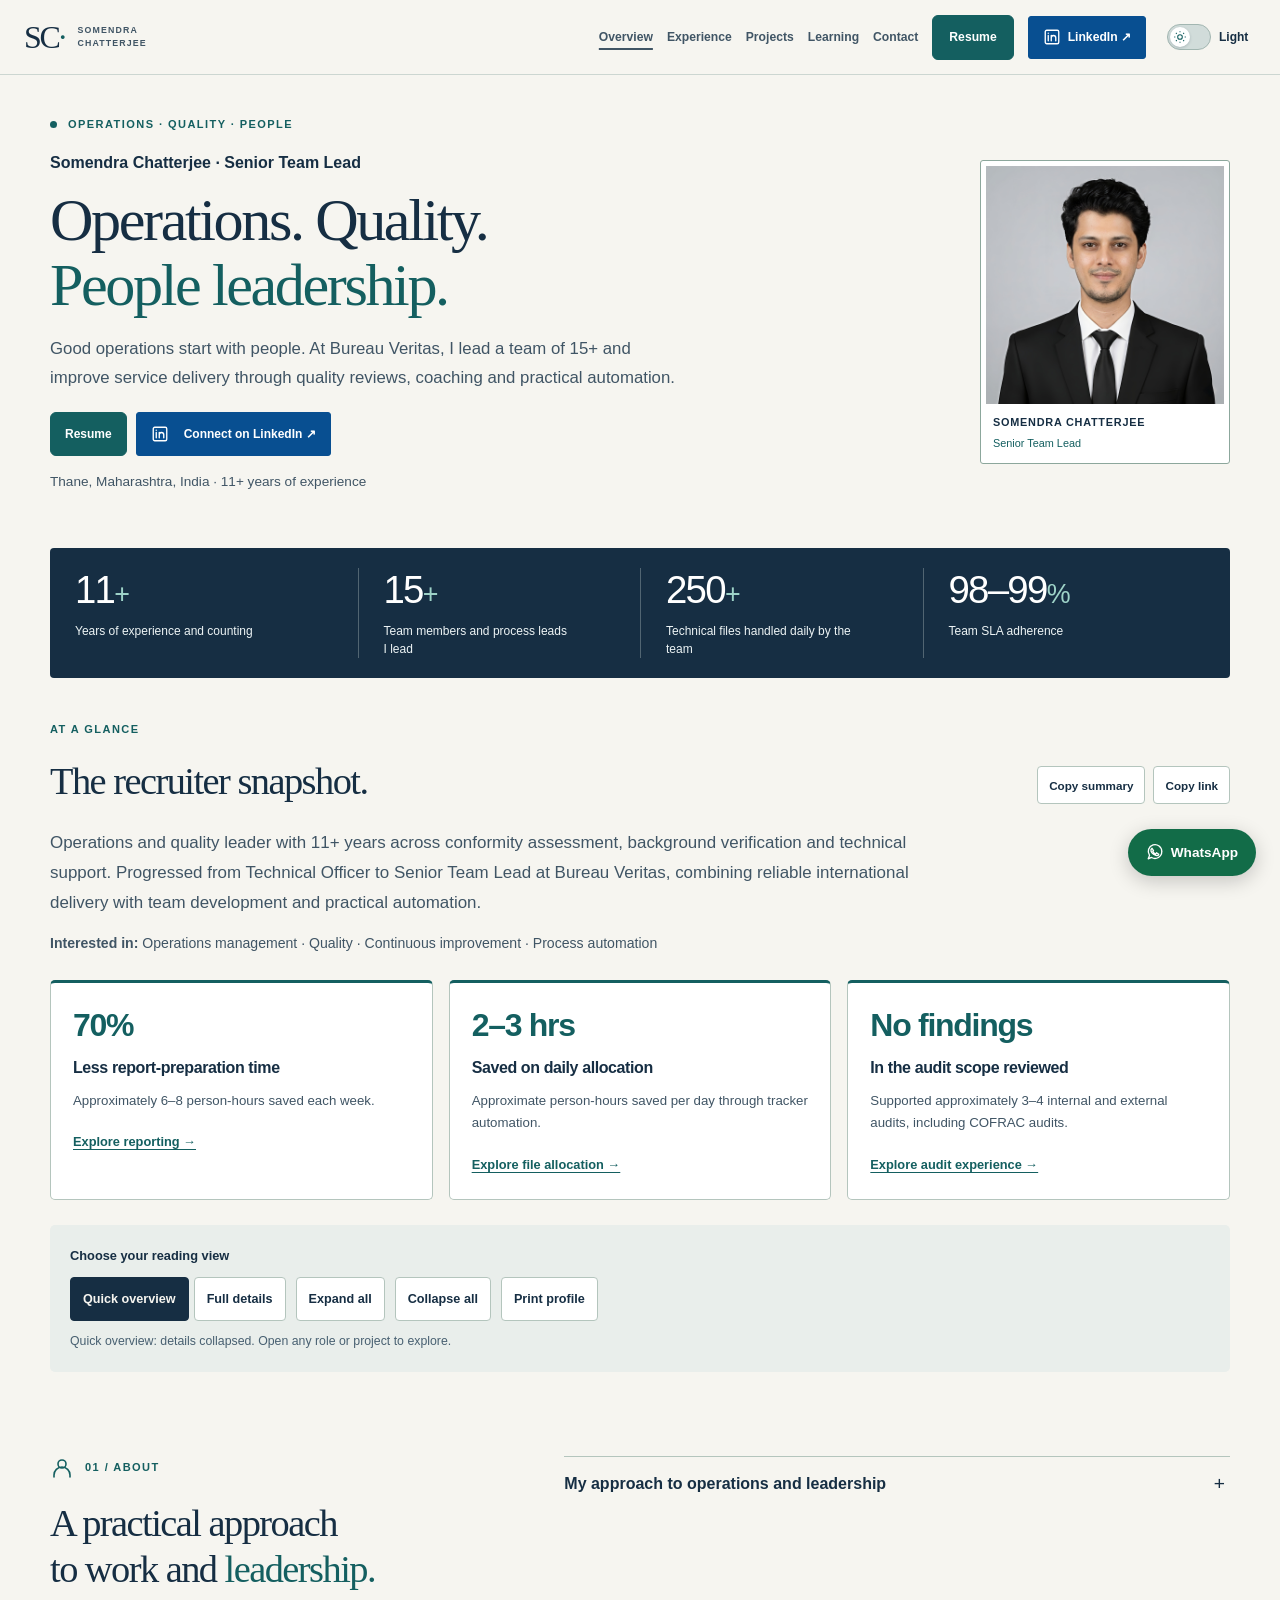
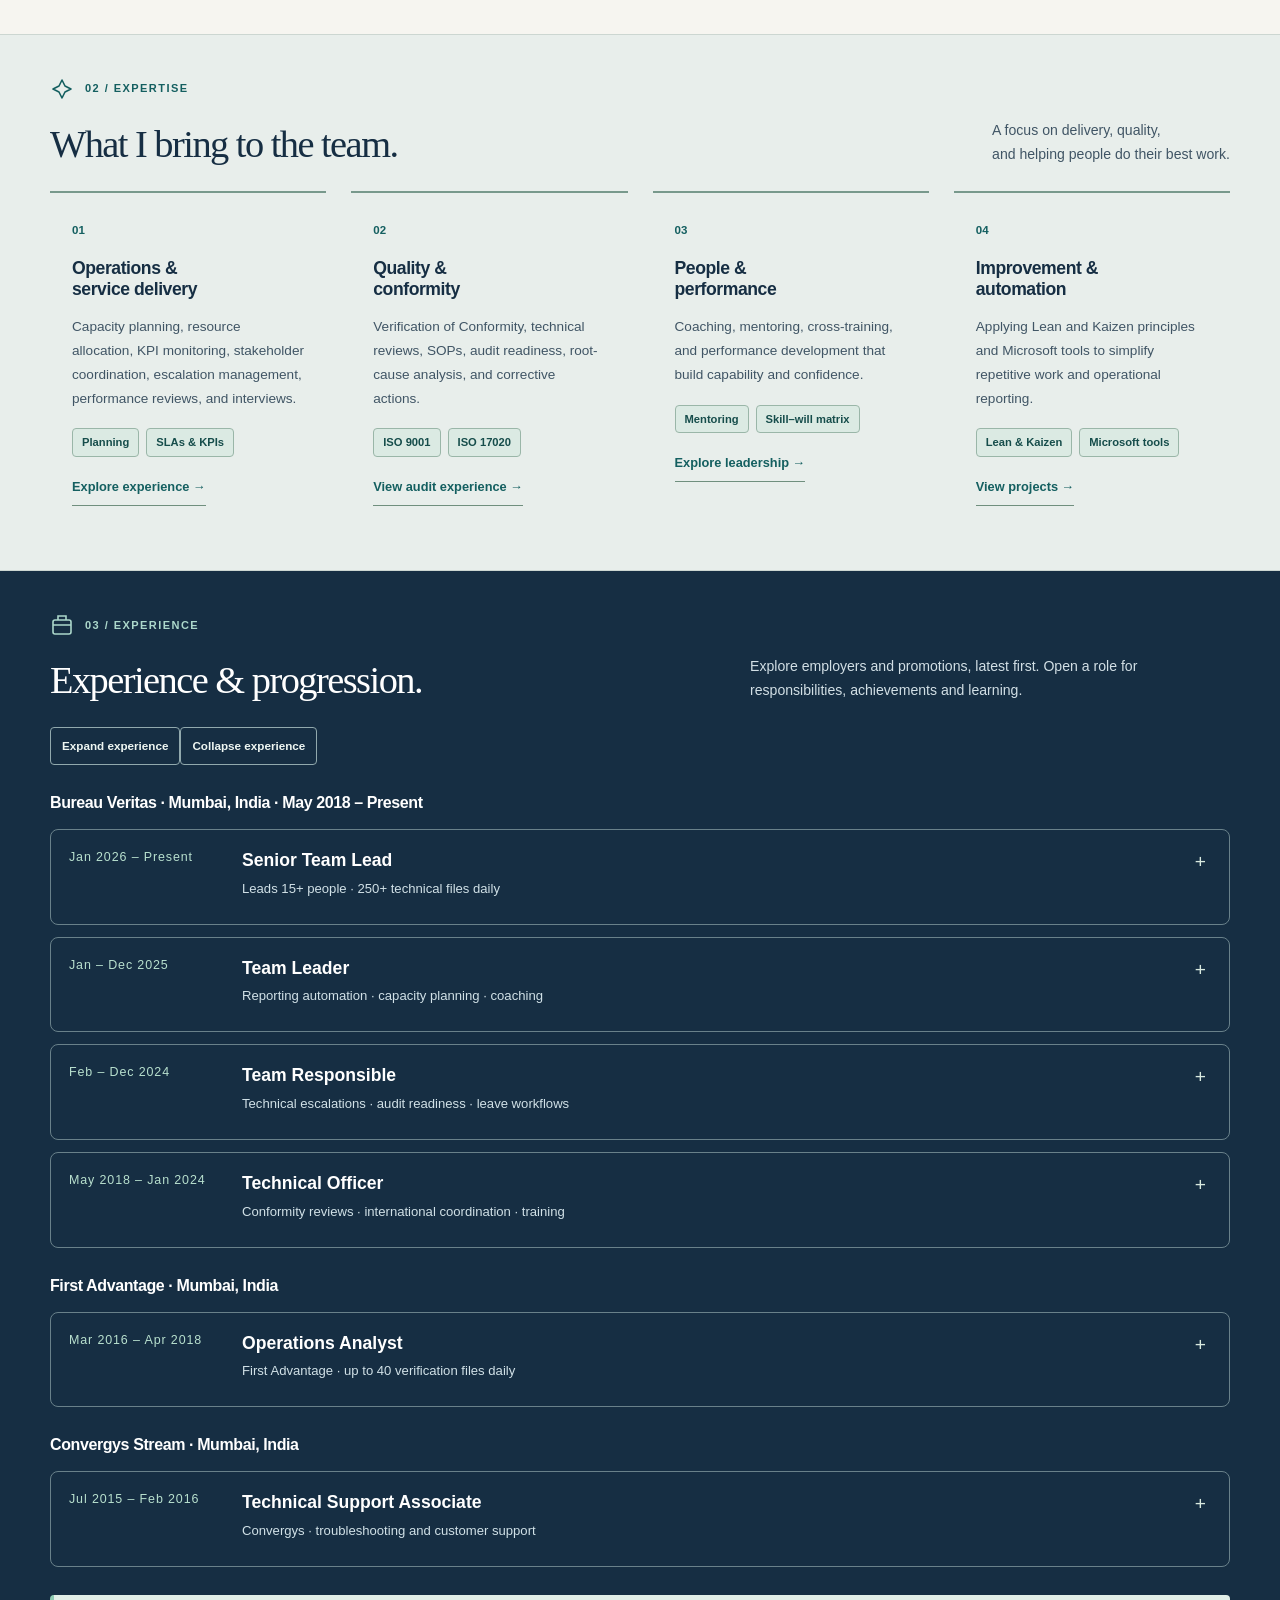
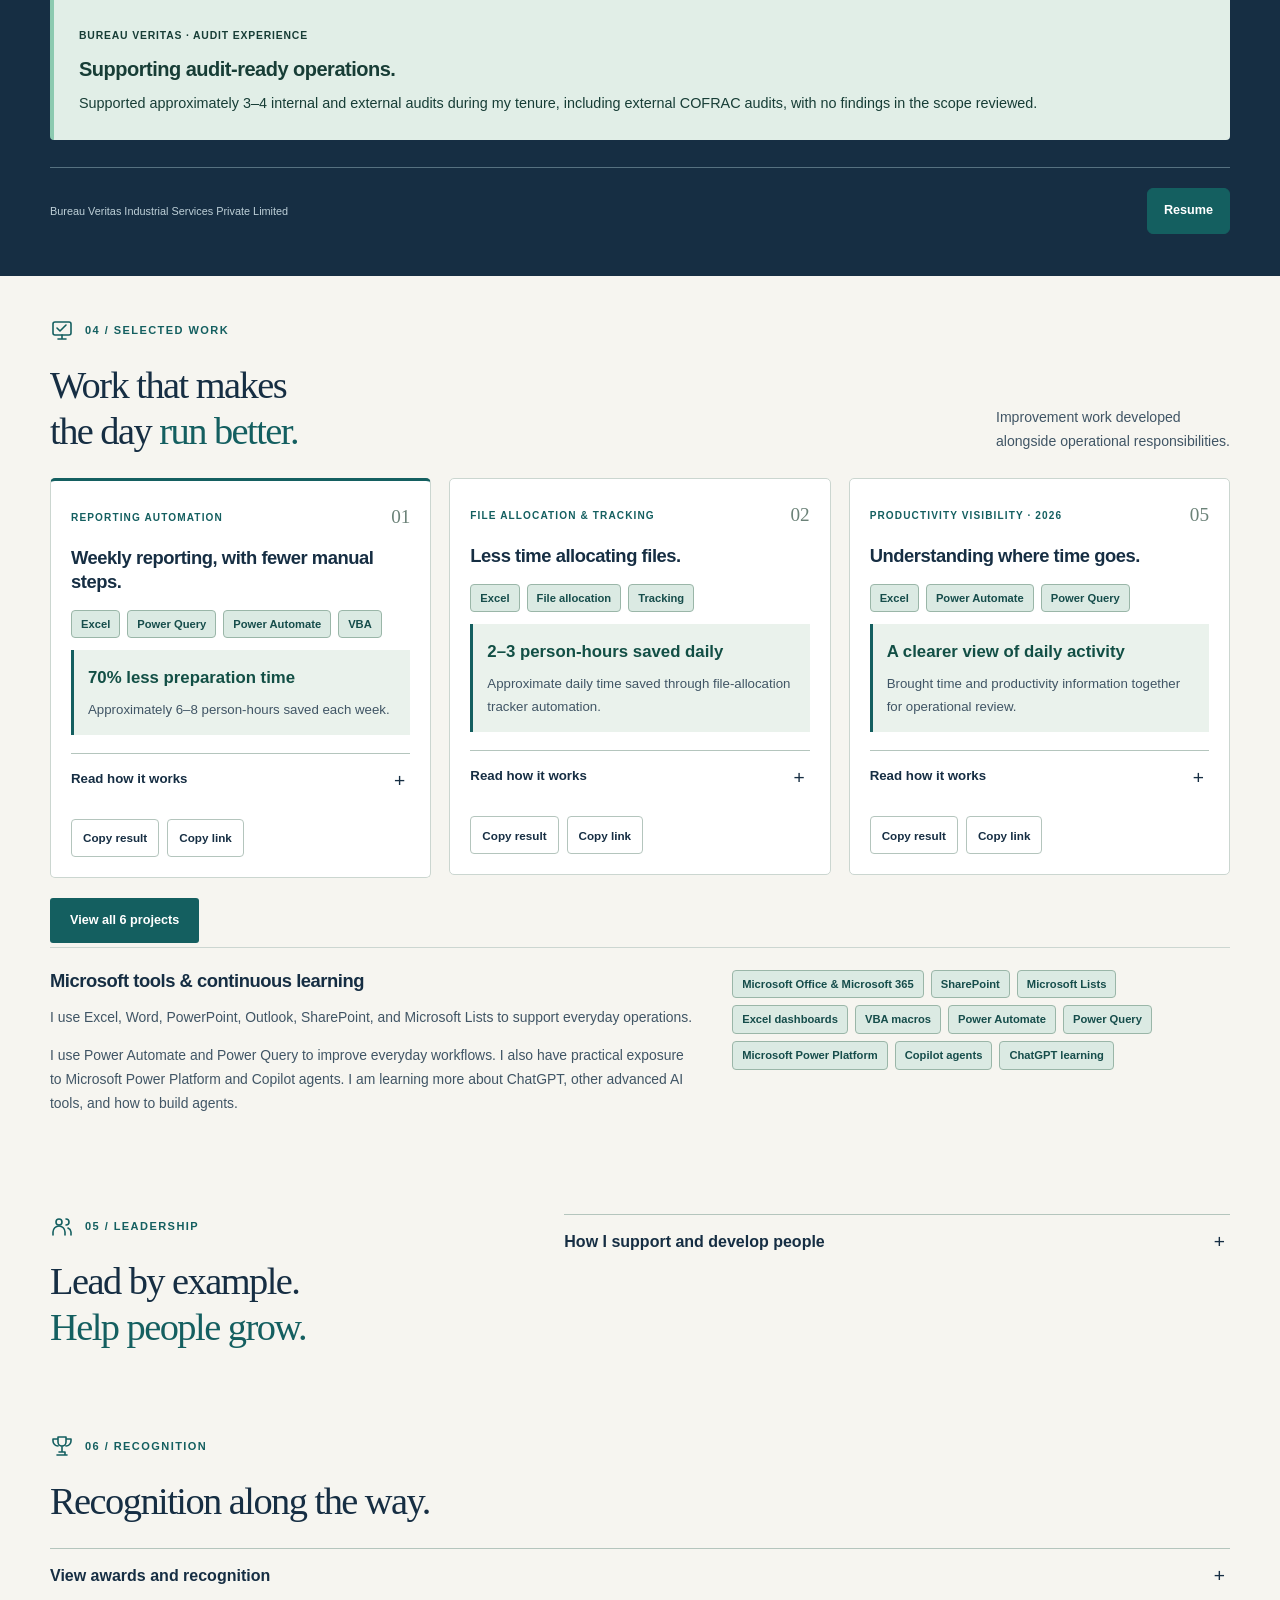
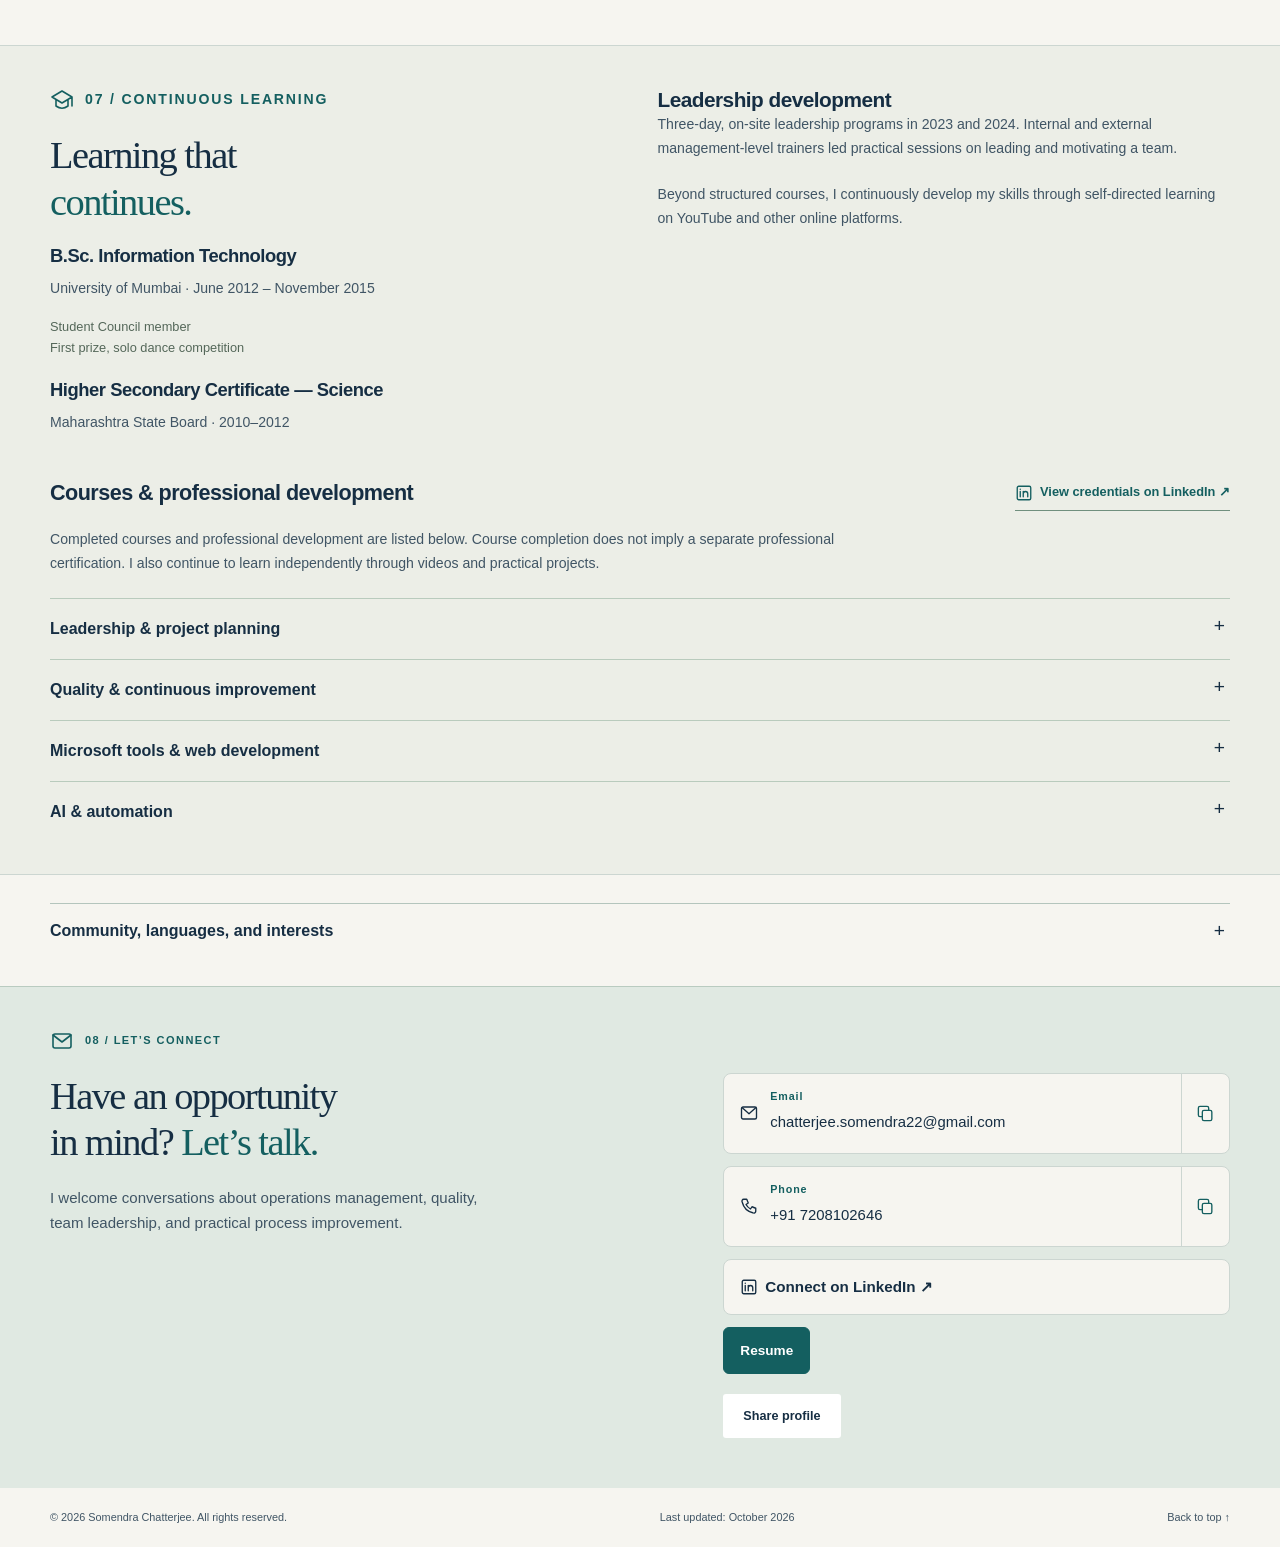
<file: index.html>
<!doctype html>
<html lang="en" data-theme="light">
<head>
<meta charset="utf-8"><meta name="viewport" content="width=device-width,initial-scale=1">
<meta name="theme-color" content="#142e3a">
<title>Somendra Chatterjee | Operations &amp; Quality Leadership</title>
<meta name="description" content="Meet Somendra Chatterjee: Senior Team Lead with 11+ years of experience, leading operations, quality and practical process improvement at Bureau Veritas.">
<meta property="og:title" content="Somendra Chatterjee | Operations &amp; Quality Leadership"><meta property="og:description" content="People-focused leadership. Reliable operations. Practical improvement."><meta property="og:type" content="website"><meta name="twitter:card" content="summary">
<link rel="icon" href="assets/favicon.svg" type="image/svg+xml"><link rel="stylesheet" href="styles.css"><script src="script.js" defer></script>
<meta name="color-scheme" content="light"><link rel="stylesheet" href="enhancements.css"><script src="enhancements.js" defer></script></head>
<body>
<div class="reading-progress" aria-hidden="true"><span id="reading-progress"></span></div><a class="skip" href="#main">Skip to content</a>
<header class="header"><div class="nav-wrap"><a class="brand" href="#top" aria-label="Somendra Chatterjee home"><span class="monogram">SC<span>·</span></span><span class="brand-name">SOMENDRA<br>CHATTERJEE</span></a><nav id="navigation" aria-label="Main navigation"><a href="#snapshot">Overview</a><a href="#experience">Experience</a><a href="#projects">Projects</a><a href="#learning">Learning</a><a href="#contact">Contact</a><a class="nav-resume" data-resume-dialog="true" href="assets/Somendra-Chatterjee-Resume.pdf" rel="noopener" target="_blank">Resume</a><a class="linkedin-button" href="https://www.linkedin.com/in/somendra1994chatterjee" target="_blank" rel="noopener noreferrer">LinkedIn ↗</a><button id="theme-toggle" class="theme-toggle js-control" type="button" role="switch" aria-checked="false" aria-label="Dark mode" title="Switch to dark mode"><span class="theme-track" aria-hidden="true"><span class="theme-thumb"><svg class="sun-icon" viewBox="0 0 24 24" fill="none" stroke="currentColor" stroke-width="1.8"><circle cx="12" cy="12" r="4"></circle><path d="M12 2v2m0 16v2M2 12h2m16 0h2M5 5l1.5 1.5m11 11L19 19M5 19l1.5-1.5m11-11L19 5"></path></svg><svg class="moon-icon" viewBox="0 0 24 24" fill="none" stroke="currentColor" stroke-width="1.8"><path d="M20 15.5A9 9 0 0 1 8.5 4 9 9 0 1 0 20 15.5Z"></path></svg></span></span><span class="theme-label" aria-hidden="true">Light</span></button></nav></div></header>
<main id="main">
<section class="hero wrap" id="top" aria-labelledby="hero-title"><div class="hero-copy"><p class="eyebrow"><span class="dot"></span> OPERATIONS · QUALITY · PEOPLE</p><p class="intro-name">Somendra Chatterjee · Senior Team Lead</p><h1 id="hero-title">Operations. Quality.<br><span>People leadership.</span></h1><p class="hero-text">Good operations start with people. At Bureau Veritas, I lead a team of 15+ and improve service delivery through quality reviews, coaching and practical automation.</p><div class="actions"><a class="button primary" href="assets/Somendra-Chatterjee-Resume.pdf" data-resume-dialog="true" rel="noopener" target="_blank">Resume</a><a class="button linkedin-button" href="https://www.linkedin.com/in/somendra1994chatterjee" target="_blank" rel="noopener noreferrer">Connect on LinkedIn ↗</a></div><p class="location-line">Thane, Maharashtra, India · 11+ years of experience</p></div><figure class="portrait"><img src="assets/portrait.jpg" width="1600" height="1600" alt="Somendra Chatterjee in a black suit and tie" fetchpriority="high"><figcaption><span>SOMENDRA CHATTERJEE</span><span>Senior Team Lead</span></figcaption></figure></section>
<section class="metrics wrap" aria-label="Career and team highlights"><div><strong>11<span>+</span></strong><p>Years of experience and counting</p></div><div><strong>15<span>+</span></strong><p>Team members and process leads I lead</p></div><div><strong>250<span>+</span></strong><p>Technical files handled daily by the team</p></div><div><strong>98–99<span>%</span></strong><p>Team SLA adherence</p></div></section>
<section class="wrap section snapshot" id="snapshot" aria-labelledby="snapshot-title"><div class="section-head"><div><p class="eyebrow">AT A GLANCE</p><h2 id="snapshot-title">The recruiter snapshot.</h2></div><div class="block-tools js-control"><button type="button" data-copy-target="profile-summary">Copy summary</button><button type="button" data-share="snapshot">Copy link</button></div></div><p id="profile-summary" class="snapshot-summary">Operations and quality leader with 11+ years across conformity assessment, background verification and technical support. Progressed from Technical Officer to Senior Team Lead at Bureau Veritas, combining reliable international delivery with team development and practical automation.</p><p class="target-roles"><strong>Interested in:</strong> Operations management · Quality · Continuous improvement · Process automation</p><div class="impact-grid"><article><span class="impact-number">70%</span><h3>Less report-preparation time</h3><p>Approximately 6–8 person-hours saved each week.</p><a href="#project-reporting">Explore reporting →</a></article><article><span class="impact-number">2–3 hrs</span><h3>Saved on daily allocation</h3><p>Approximate person-hours saved per day through tracker automation.</p><a href="#project-allocation">Explore file allocation →</a></article><article><span class="impact-number">No findings</span><h3>In the audit scope reviewed</h3><p>Supported approximately 3–4 internal and external audits, including COFRAC audits.</p><a href="#audit-experience">Explore audit experience →</a></article></div><div class="reading-controls js-control" aria-label="Reading options"><span>Choose your reading view</span><div class="view-switch"><button type="button" data-view="overview" aria-pressed="true">Quick overview</button><button type="button" data-view="full" aria-pressed="false">Full details</button></div><button type="button" data-expand="all">Expand all</button><button type="button" data-collapse="all">Collapse all</button><button type="button" id="print-profile">Print profile</button><p id="view-status" class="reading-hint" aria-live="polite">Start with the highlights. Open any section for more detail.</p></div></section><section class="section wrap split" id="about"><div><p class="eyebrow"><svg class="section-icon" viewBox="0 0 24 24" fill="none" stroke="currentColor" stroke-width="1.6" stroke-linecap="round" stroke-linejoin="round" aria-hidden="true"><circle cx="12" cy="8" r="4"></circle><path d="M4 21v-2a8 8 0 0 1 16 0v2"></path></svg>01 / ABOUT</p><h2>A practical approach<br>to work and <em>leadership.</em></h2></div><div class="prose"><details class="expandable"><summary>My approach to operations and leadership</summary><div class="details-content"><p class="lead">My career has grown from technical review to leading the people and processes behind international conformity programs.</p><p>I am an operations and quality professional with 11+ years of experience across verification, service delivery, and technical support. At Bureau Veritas, I have progressed from Technical Officer to Senior Team Lead within the Testing, Inspection, and Certification (TIC) industry.</p><p>I focus on making complex work manageable: planning workloads, maintaining quality, resolving escalations, and helping people develop. Alongside this, I use Microsoft tools to simplify reporting and repetitive tasks.</p><p>I am looking to take on broader responsibilities in operations management, quality, continuous improvement, and process automation.</p><div class="text-note"><span class="dot"></span><span>98%+ customer satisfaction across the team’s delivery</span></div></div></details></div></section>
<section class="expertise-band" id="expertise"><div class="wrap section"><div class="section-head"><div><p class="eyebrow"><svg class="section-icon" viewBox="0 0 24 24" fill="none" stroke="currentColor" stroke-width="1.6" stroke-linecap="round" stroke-linejoin="round" aria-hidden="true"><path d="m12 3 3 6 6 3-6 3-3 6-3-6-6-3 6-3Z"></path></svg>02 / EXPERTISE</p><h2>What I bring to the team.</h2></div><p>A focus on delivery, quality,<br>and helping people do their best work.</p></div><div class="expertise-grid"><article><span class="number">01</span><h3>Operations &amp;<br>service delivery</h3><p>Capacity planning, resource allocation, KPI monitoring, stakeholder coordination, escalation management, performance reviews, and interviews.</p><div class="tags"><span>Planning</span><span>SLAs &amp; KPIs</span></div><a class="text-link" href="#experience">Explore experience →</a></article><article><span class="number">02</span><h3>Quality &amp;<br>conformity</h3><p>Verification of Conformity, technical reviews, SOPs, audit readiness, root-cause analysis, and corrective actions.</p><div class="tags"><span>ISO 9001</span><span>ISO 17020</span></div><a class="text-link" href="#audit-experience">View audit experience →</a></article><article><span class="number">03</span><h3>People &amp;<br>performance</h3><p>Coaching, mentoring, cross-training, and performance development that build capability and confidence.</p><div class="tags"><span>Mentoring</span><span>Skill–will matrix</span></div><a class="text-link" href="#leadership">Explore leadership →</a></article><article><span class="number">04</span><h3>Improvement &amp;<br>automation</h3><p>Applying Lean and Kaizen principles and Microsoft tools to simplify repetitive work and operational reporting.</p><div class="tags"><span>Lean &amp; Kaizen</span><span>Microsoft tools</span></div><a class="text-link" href="#projects">View projects →</a></article></div></div></section>

<section class="career-band" id="experience"><div class="wrap section"><div class="section-head"><div><p class="eyebrow"><svg class="section-icon" viewBox="0 0 24 24" fill="none" stroke="currentColor" stroke-width="1.6" aria-hidden="true"><rect x="3" y="7" width="18" height="14" rx="2"></rect><path d="M8 7V3h8v4M3 12h18"></path></svg>03 / EXPERIENCE</p><h2>Experience &amp; progression.</h2></div><p>Explore employers and promotions, latest first. Open a role for responsibilities, achievements and learning.</p></div><div class="block-tools career-tools"><button type="button" data-career="open">Expand experience</button><button type="button" data-career="close">Collapse experience</button></div><div class="vertical-journey compact-career"><div class="journey-entries"><h3 class="employer-heading">Bureau Veritas · Mumbai, India · May 2018 – Present</h3><article class="year-entry" id="period-8"><details class="expandable timeline-details"><summary><span class="period-label">Jan 2026 – Present</span><span class="period-heading">Senior Team Lead</span><span class="summary-role">Leads 15+ people · 250+ technical files daily</span></summary><div class="period-panels"><div class="experience-panel"><h4 class="panel-title">Professional experience</h4><p class="period-role">Senior Team Lead · Bureau Veritas, January 2026–present</p><ul><li class="milestone milestone-work"><div class="milestone-type"><svg class="milestone-icon" viewBox="0 0 24 24" fill="none" stroke="currentColor" stroke-width="1.7" stroke-linecap="round" stroke-linejoin="round" aria-hidden="true"><rect x="3" y="7" width="18" height="14" rx="2"></rect><path d="M8 7V3h8v4M3 12h18m-9 0v3"></path></svg><span>Work experience</span></div><strong>Current responsibilities</strong><p>Lead 15+ team members and process leads handling 250+ technical files each day, with 98–99% SLA adherence and 98%+ customer satisfaction. Manage delivery across 6–8 international corridors, primarily African contracts, including the Democratic Republic of Congo, Gabon, Ghana, and Morocco.</p></li><li class="milestone milestone-work"><div class="milestone-type"><svg class="milestone-icon" viewBox="0 0 24 24" fill="none" stroke="currentColor" stroke-width="1.7" stroke-linecap="round" stroke-linejoin="round" aria-hidden="true"><rect x="3" y="7" width="18" height="14" rx="2"></rect><path d="M8 7V3h8v4M3 12h18m-9 0v3"></path></svg><span>Work experience</span></div><strong>People and quality</strong><p>Support performance reviews, interviews, coaching, SOP development, audit readiness, root-cause analysis, and escalation resolution.</p></li></ul><h5 class="panel-subtitle">Projects &amp; impact</h5><ul><li class="milestone milestone-project"><div class="milestone-type"><svg class="milestone-icon" viewBox="0 0 24 24" fill="none" stroke="currentColor" stroke-width="1.7" stroke-linecap="round" stroke-linejoin="round" aria-hidden="true"><rect x="3" y="4" width="18" height="14" rx="2"></rect><path d="M8 21h8m-4-3v3m-5-11 3 3 6-6"></path></svg><span>Project</span></div><strong>Projects</strong><p>Created a time-and-motion tracking system using Excel, Power Automate, and Power Query. Continue improving reporting dashboards and file-management automation.</p></li></ul></div><div class="development-panel"><h4 class="panel-title">Recognition &amp; learning</h4><ul><li class="milestone milestone-award"><div class="milestone-type"><svg class="milestone-icon" viewBox="0 0 24 24" fill="none" stroke="currentColor" stroke-width="1.7" stroke-linecap="round" stroke-linejoin="round" aria-hidden="true"><path d="M8 3h8v5a4 4 0 0 1-8 0V3Zm0 2H3v2a5 5 0 0 0 5 5m8-7h5v2a5 5 0 0 1-5 5m-4 0v6m-5 3h10m-8-3h6v3"></path></svg><span>Award</span></div><strong>Team recognition · Q2 2026</strong><p>The team I led received the Best Team Award for overall performance, customer satisfaction, SLA adherence, and timely delivery.</p></li><li class="milestone milestone-education"><div class="milestone-type"><svg class="milestone-icon" viewBox="0 0 24 24" fill="none" stroke="currentColor" stroke-width="1.7" stroke-linecap="round" stroke-linejoin="round" aria-hidden="true"><path d="m2 9 10-6 10 6-10 6L2 9Zm4 3v6c4 3 8 3 12 0v-6m4-3v9"></path></svg><span>Education &amp; learning</span></div><strong>Learning · June 2026</strong><p>Completed courses in leadership, Microsoft tools, web development, prompt engineering, and Copilot agents through Coursera and LinkedIn Learning.</p></li><li class="milestone milestone-education"><div class="milestone-type"><svg class="milestone-icon" viewBox="0 0 24 24" fill="none" stroke="currentColor" stroke-width="1.7" stroke-linecap="round" stroke-linejoin="round" aria-hidden="true"><path d="m2 9 10-6 10 6-10 6L2 9Zm4 3v6c4 3 8 3 12 0v-6m4-3v9"></path></svg><span>Education &amp; learning</span></div><strong>Learning · October 2026 and ongoing</strong><p>Completed a project-planning course through Coursera. Continue exploring AI tools and agent building through self-directed learning.</p></li></ul></div></div><div class="block-tools js-control"><button type="button" data-share="period-8">Copy role link</button></div></details></article><article class="year-entry" id="period-7"><details class="expandable timeline-details"><summary><span class="period-label">Jan – Dec 2025</span><span class="period-heading">Team Leader</span><span class="summary-role">Reporting automation · capacity planning · coaching</span></summary><div class="period-panels"><div class="experience-panel"><h4 class="panel-title">Professional experience</h4><p class="period-role">Team Leader · Bureau Veritas, January–December 2025</p><ul><li class="milestone milestone-work"><div class="milestone-type"><svg class="milestone-icon" viewBox="0 0 24 24" fill="none" stroke="currentColor" stroke-width="1.7" stroke-linecap="round" stroke-linejoin="round" aria-hidden="true"><rect x="3" y="7" width="18" height="14" rx="2"></rect><path d="M8 7V3h8v4M3 12h18m-9 0v3"></path></svg><span>Work experience</span></div><strong>People and delivery</strong><p>Managed scheduling, capacity planning, and resource allocation. Coached colleagues and built cross-training to support reliable coverage.</p></li></ul><h5 class="panel-subtitle">Projects &amp; impact</h5><ul><li class="milestone milestone-project"><div class="milestone-type"><svg class="milestone-icon" viewBox="0 0 24 24" fill="none" stroke="currentColor" stroke-width="1.7" stroke-linecap="round" stroke-linejoin="round" aria-hidden="true"><rect x="3" y="4" width="18" height="14" rx="2"></rect><path d="M8 21h8m-4-3v3m-5-11 3 3 6-6"></path></svg><span>Project</span></div><strong>Excel automation · 2025–present</strong><p>Automated reporting and file allocation using Excel and Microsoft tools. See Selected Work for the results and time saved.</p></li><li class="milestone milestone-project"><div class="milestone-type"><svg class="milestone-icon" viewBox="0 0 24 24" fill="none" stroke="currentColor" stroke-width="1.7" stroke-linecap="round" stroke-linejoin="round" aria-hidden="true"><rect x="3" y="4" width="18" height="14" rx="2"></rect><path d="M8 21h8m-4-3v3m-5-11 3 3 6-6"></path></svg><span>Project</span></div><strong>Attendance prompt</strong><p>Created a Windows batch-file popup to remind colleagues when they had forgotten to mark attendance.</p></li></ul></div><div class="development-panel"><h4 class="panel-title">Recognition &amp; learning</h4><ul><li class="milestone milestone-award"><div class="milestone-type"><svg class="milestone-icon" viewBox="0 0 24 24" fill="none" stroke="currentColor" stroke-width="1.7" stroke-linecap="round" stroke-linejoin="round" aria-hidden="true"><path d="M8 3h8v5a4 4 0 0 1-8 0V3Zm0 2H3v2a5 5 0 0 0 5 5m8-7h5v2a5 5 0 0 1-5 5m-4 0v6m-5 3h10m-8-3h6v3"></path></svg><span>Award</span></div><strong>Recognition · Q3 2025</strong><p>Received the Process Automation Champion Certificate of Appreciation.</p></li><li class="milestone milestone-education"><div class="milestone-type"><svg class="milestone-icon" viewBox="0 0 24 24" fill="none" stroke="currentColor" stroke-width="1.7" stroke-linecap="round" stroke-linejoin="round" aria-hidden="true"><path d="m2 9 10-6 10 6-10 6L2 9Zm4 3v6c4 3 8 3 12 0v-6m4-3v9"></path></svg><span>Education &amp; learning</span></div><strong>Learning</strong><p>Completed Root Cause Analysis: Principles and Benefits (Coursera, March) and Power Query Fundamentals (Coursera, October).</p></li></ul></div></div><div class="block-tools js-control"><button type="button" data-share="period-7">Copy role link</button></div></details></article><article class="year-entry" id="period-6"><details class="expandable timeline-details"><summary><span class="period-label">Feb – Dec 2024</span><span class="period-heading">Team Responsible</span><span class="summary-role">Technical escalations · audit readiness · leave workflows</span></summary><div class="period-panels"><div class="experience-panel"><h4 class="panel-title">Professional experience</h4><p class="period-role">Team Responsible · Bureau Veritas, February–December 2024</p><ul><li class="milestone milestone-work"><div class="milestone-type"><svg class="milestone-icon" viewBox="0 0 24 24" fill="none" stroke="currentColor" stroke-width="1.7" stroke-linecap="round" stroke-linejoin="round" aria-hidden="true"><rect x="3" y="7" width="18" height="14" rx="2"></rect><path d="M8 7V3h8v4M3 12h18m-9 0v3"></path></svg><span>Work experience</span></div><strong>Role progression</strong><p>Moved from Technical Officer to Team Responsible in February. Supported operational planning, handled technical escalations, and helped with audits, corrective actions, and complaint resolution.</p></li></ul><h5 class="panel-subtitle">Projects &amp; impact</h5><ul><li class="milestone milestone-project"><div class="milestone-type"><svg class="milestone-icon" viewBox="0 0 24 24" fill="none" stroke="currentColor" stroke-width="1.7" stroke-linecap="round" stroke-linejoin="round" aria-hidden="true"><rect x="3" y="4" width="18" height="14" rx="2"></rect><path d="M8 21h8m-4-3v3m-5-11 3 3 6-6"></path></svg><span>Project</span></div><strong>Leave requests</strong><p>Introduced an official Power Automate workflow that routed leave requests for approval or rejection and created traceable records.</p></li><li class="milestone milestone-project"><div class="milestone-type"><svg class="milestone-icon" viewBox="0 0 24 24" fill="none" stroke="currentColor" stroke-width="1.7" stroke-linecap="round" stroke-linejoin="round" aria-hidden="true"><rect x="3" y="4" width="18" height="14" rx="2"></rect><path d="M8 21h8m-4-3v3m-5-11 3 3 6-6"></path></svg><span>Project</span></div><strong>Automated reminders</strong><p>Used Power Automate and Outlook to send reminders for follow-ups that could otherwise be missed.</p></li></ul></div><div class="development-panel"><h4 class="panel-title">Recognition &amp; learning</h4><ul><li class="milestone milestone-education"><div class="milestone-type"><svg class="milestone-icon" viewBox="0 0 24 24" fill="none" stroke="currentColor" stroke-width="1.7" stroke-linecap="round" stroke-linejoin="round" aria-hidden="true"><path d="m2 9 10-6 10 6-10 6L2 9Zm4 3v6c4 3 8 3 12 0v-6m4-3v9"></path></svg><span>Education &amp; learning</span></div><strong>Leadership development</strong><p>Completed another three-day, on-site leadership program focused on leading and motivating a team.</p></li><li class="milestone milestone-education"><div class="milestone-type"><svg class="milestone-icon" viewBox="0 0 24 24" fill="none" stroke="currentColor" stroke-width="1.7" stroke-linecap="round" stroke-linejoin="round" aria-hidden="true"><path d="m2 9 10-6 10 6-10 6L2 9Zm4 3v6c4 3 8 3 12 0v-6m4-3v9"></path></svg><span>Education &amp; learning</span></div><strong>Learning</strong><p>Completed courses in Microsoft 365, generative AI, responsible AI, and practical AI tools.</p></li></ul></div></div><div class="block-tools js-control"><button type="button" data-share="period-6">Copy role link</button></div></details></article><article class="year-entry" id="period-5"><details class="expandable timeline-details"><summary><span class="period-label">May 2018 – Jan 2024</span><span class="period-heading">Technical Officer</span><span class="summary-role">Conformity reviews · international coordination · training</span></summary><div class="period-panels"><div class="experience-panel"><h4 class="panel-title">Professional experience</h4><p class="period-role">Technical Officer · Bureau Veritas</p><ul><li class="milestone milestone-work"><div class="milestone-type"><svg class="milestone-icon" viewBox="0 0 24 24" fill="none" stroke="currentColor" stroke-width="1.7" stroke-linecap="round" stroke-linejoin="round" aria-hidden="true"><rect x="3" y="7" width="18" height="14" rx="2"></rect><path d="M8 7V3h8v4M3 12h18m-9 0v3"></path></svg><span>Work experience</span></div><strong>Technical responsibilities</strong><p>Managed non-conformity records, guided colleagues on technical reviews, and coordinated file progress with international offices.</p></li></ul><h5 class="panel-subtitle">Projects &amp; impact</h5><ul><li class="milestone milestone-project"><div class="milestone-type"><svg class="milestone-icon" viewBox="0 0 24 24" fill="none" stroke="currentColor" stroke-width="1.7" stroke-linecap="round" stroke-linejoin="round" aria-hidden="true"><rect x="3" y="4" width="18" height="14" rx="2"></rect><path d="M8 21h8m-4-3v3m-5-11 3 3 6-6"></path></svg><span>Project</span></div><strong>Digital learning · Around 2020</strong><p>Helped turn PDF-based training material into digital, video-based tutorials using PowerPoint, Microsoft Sway, Microsoft Word, and Clipchamp.</p></li></ul></div><div class="development-panel"><h4 class="panel-title">Recognition &amp; learning</h4><ul><li class="milestone milestone-education"><div class="milestone-type"><svg class="milestone-icon" viewBox="0 0 24 24" fill="none" stroke="currentColor" stroke-width="1.7" stroke-linecap="round" stroke-linejoin="round" aria-hidden="true"><path d="m2 9 10-6 10 6-10 6L2 9Zm4 3v6c4 3 8 3 12 0v-6m4-3v9"></path></svg><span>Education &amp; learning</span></div><strong>Learning · 2020</strong><p>Completed Six Sigma White Belt (CSSC, June), Yellow Belt (VMEdu, July), and the Lean Six Sigma Green Belt &amp; Black Belt 1 course (Udemy, August).</p></li><li class="milestone milestone-award"><div class="milestone-type"><svg class="milestone-icon" viewBox="0 0 24 24" fill="none" stroke="currentColor" stroke-width="1.7" stroke-linecap="round" stroke-linejoin="round" aria-hidden="true"><path d="M8 3h8v5a4 4 0 0 1-8 0V3Zm0 2H3v2a5 5 0 0 0 5 5m8-7h5v2a5 5 0 0 1-5 5m-4 0v6m-5 3h10m-8-3h6v3"></path></svg><span>Award</span></div><strong>Recognition · February 2022</strong><p>Received a Certificate of Appreciation for artistic newsletter design and development for 2020 and 2021.</p></li><li class="milestone milestone-education"><div class="milestone-type"><svg class="milestone-icon" viewBox="0 0 24 24" fill="none" stroke="currentColor" stroke-width="1.7" stroke-linecap="round" stroke-linejoin="round" aria-hidden="true"><path d="m2 9 10-6 10 6-10 6L2 9Zm4 3v6c4 3 8 3 12 0v-6m4-3v9"></path></svg><span>Education &amp; learning</span></div><strong>Leadership development · 2023</strong><p>Attended an intensive three-day, on-site experiential leadership program led by internal and external management-level trainers.</p></li></ul></div><div class="experience-panel"><h4 class="panel-title">Professional experience</h4><div class="role-highlight"><svg class="milestone-icon" viewBox="0 0 24 24" fill="none" stroke="currentColor" stroke-width="1.7" stroke-linecap="round" stroke-linejoin="round" aria-hidden="true"><rect x="3" y="7" width="18" height="14" rx="2"></rect><path d="M8 7V3h8v4M3 12h18m-9 0v3"></path></svg><div><span class="role-caption">ROLE IN THIS PERIOD</span><p>Operations Analyst · until April 2018<br>Technical Officer · from May 2018</p></div></div><p class="period-role">Technical Officer · Bureau Veritas, May 2018–January 2024</p><ul><li class="milestone milestone-work"><div class="milestone-type"><svg class="milestone-icon" viewBox="0 0 24 24" fill="none" stroke="currentColor" stroke-width="1.7" stroke-linecap="round" stroke-linejoin="round" aria-hidden="true"><rect x="3" y="7" width="18" height="14" rx="2"></rect><path d="M8 7V3h8v4M3 12h18m-9 0v3"></path></svg><span>Work experience</span></div><strong>Career move · May 2018</strong><p>Joined Bureau Veritas after completing my role at First Advantage in April. Reviewed conformity documents, inspection reports, and photographs, providing technical clearance before final approval.</p></li></ul></div><div class="development-panel"><h4 class="panel-title">Recognition &amp; learning</h4><ul><li class="milestone milestone-community"><div class="milestone-type"><svg class="milestone-icon" viewBox="0 0 24 24" fill="none" stroke="currentColor" stroke-width="1.7" stroke-linecap="round" stroke-linejoin="round" aria-hidden="true"><circle cx="9" cy="8" r="3"></circle><path d="M3 21v-3a6 6 0 0 1 12 0v3m1-16a3 3 0 0 1 0 6m2 3a5 5 0 0 1 3 4v3"></path></svg><span>Community &amp; engagement</span></div><strong>Employee engagement · 2018–2020</strong><p>Helped manage and organise employee activities as part of the Employee Engagement Team.</p></li><li class="milestone milestone-award"><div class="milestone-type"><svg class="milestone-icon" viewBox="0 0 24 24" fill="none" stroke="currentColor" stroke-width="1.7" stroke-linecap="round" stroke-linejoin="round" aria-hidden="true"><path d="M8 3h8v5a4 4 0 0 1-8 0V3Zm0 2H3v2a5 5 0 0 0 5 5m8-7h5v2a5 5 0 0 1-5 5m-4 0v6m-5 3h10m-8-3h6v3"></path></svg><span>Award</span></div><strong>Recognition · March 2019</strong><p>Received the Lean Business Excellence award for process-improvement and quality contributions.</p></li><li class="milestone milestone-education"><div class="milestone-type"><svg class="milestone-icon" viewBox="0 0 24 24" fill="none" stroke="currentColor" stroke-width="1.7" stroke-linecap="round" stroke-linejoin="round" aria-hidden="true"><path d="m2 9 10-6 10 6-10 6L2 9Zm4 3v6c4 3 8 3 12 0v-6m4-3v9"></path></svg><span>Education &amp; learning</span></div><strong>Learning · December 2019</strong><p>Refreshed my existing HTML, CSS, and PHP skills through SoloLearn courses.</p></li></ul></div></div><div class="block-tools js-control"><button type="button" data-share="period-5">Copy role link</button></div></details></article><h3 class="employer-heading">First Advantage · Mumbai, India</h3><article class="year-entry" id="period-3"><details class="expandable timeline-details"><summary><span class="period-label">Mar 2016 – Apr 2018</span><span class="period-heading">Operations Analyst</span><span class="summary-role">First Advantage · up to 40 verification files daily</span></summary><div class="period-panels"><div class="experience-panel"><h4 class="panel-title">Professional experience</h4><p class="period-role">Operations Analyst · First Advantage, March 2016–April 2018</p><ul><li class="milestone milestone-work"><div class="milestone-type"><svg class="milestone-icon" viewBox="0 0 24 24" fill="none" stroke="currentColor" stroke-width="1.7" stroke-linecap="round" stroke-linejoin="round" aria-hidden="true"><rect x="3" y="7" width="18" height="14" rx="2"></rect><path d="M8 7V3h8v4M3 12h18m-9 0v3"></path></svg><span>Work experience</span></div><strong>Daily work</strong><p>Managed background-screening and credential-verification cases, reviewed discrepancies, and prepared reports within quality and turnaround requirements.</p></li><li class="milestone milestone-work"><div class="milestone-type"><svg class="milestone-icon" viewBox="0 0 24 24" fill="none" stroke="currentColor" stroke-width="1.7" stroke-linecap="round" stroke-linejoin="round" aria-hidden="true"><rect x="3" y="7" width="18" height="14" rx="2"></rect><path d="M8 7V3h8v4M3 12h18m-9 0v3"></path></svg><span>Work experience</span></div><strong>Teamwork</strong><p>Worked with colleagues across teams to resolve reporting and case-processing issues.</p></li></ul></div><div class="development-panel"><h4 class="panel-title">Recognition &amp; learning</h4><ul><li class="milestone milestone-award"><div class="milestone-type"><svg class="milestone-icon" viewBox="0 0 24 24" fill="none" stroke="currentColor" stroke-width="1.7" stroke-linecap="round" stroke-linejoin="round" aria-hidden="true"><path d="M8 3h8v5a4 4 0 0 1-8 0V3Zm0 2H3v2a5 5 0 0 0 5 5m8-7h5v2a5 5 0 0 1-5 5m-4 0v6m-5 3h10m-8-3h6v3"></path></svg><span>Award</span></div><strong>Recognition · January 2017</strong><p>Received the Delivery Excellence Award at First Advantage.</p></li></ul></div></div><div class="block-tools js-control"><button type="button" data-share="period-3">Copy role link</button></div></details></article><h3 class="employer-heading">Convergys Stream · Mumbai, India</h3><article class="year-entry" id="period-2"><details class="expandable timeline-details"><summary><span class="period-label">Jul 2015 – Feb 2016</span><span class="period-heading">Technical Support Associate</span><span class="summary-role">Convergys · troubleshooting and customer support</span></summary><div class="period-panels"><div class="experience-panel"><h4 class="panel-title">Professional experience</h4><p class="period-role">University of Mumbai · Convergys Stream Private Limited</p><ul><li class="milestone milestone-work"><div class="milestone-type"><svg class="milestone-icon" viewBox="0 0 24 24" fill="none" stroke="currentColor" stroke-width="1.7" stroke-linecap="round" stroke-linejoin="round" aria-hidden="true"><rect x="3" y="7" width="18" height="14" rx="2"></rect><path d="M8 7V3h8v4M3 12h18m-9 0v3"></path></svg><span>Work experience</span></div><strong>Technical Support Associate · July 2015–February 2016</strong><p>Started in mobile-device troubleshooting and customer support. I maintained service records and helped create troubleshooting guides. Convergys later became part of Concentrix.</p></li></ul><h5 class="panel-subtitle">Projects &amp; impact</h5><ul><li class="milestone milestone-project"><div class="milestone-type"><svg class="milestone-icon" viewBox="0 0 24 24" fill="none" stroke="currentColor" stroke-width="1.7" stroke-linecap="round" stroke-linejoin="round" aria-hidden="true"><rect x="3" y="4" width="18" height="14" rx="2"></rect><path d="M8 21h8m-4-3v3m-5-11 3 3 6-6"></path></svg><span>Project</span></div><strong>Graduation project</strong><p>Built a social networking website as my final-year IT project, with messaging, friend requests, and user profiles.</p></li></ul></div><div class="development-panel"><h4 class="panel-title">Recognition &amp; learning</h4><ul><li class="milestone milestone-award"><div class="milestone-type"><svg class="milestone-icon" viewBox="0 0 24 24" fill="none" stroke="currentColor" stroke-width="1.7" stroke-linecap="round" stroke-linejoin="round" aria-hidden="true"><path d="M8 3h8v5a4 4 0 0 1-8 0V3Zm0 2H3v2a5 5 0 0 0 5 5m8-7h5v2a5 5 0 0 1-5 5m-4 0v6m-5 3h10m-8-3h6v3"></path></svg><span>Award</span></div><strong>Recognition · September 2015</strong><p>Received the Superstar of the Month award at Convergys.</p></li></ul></div></div><div class="block-tools js-control"><button type="button" data-share="period-2">Copy role link</button></div></details></article></div></div><aside class="audit-highlight" id="audit-experience"><span class="audit-label">BUREAU VERITAS · AUDIT EXPERIENCE</span><h3>Supporting audit-ready operations.</h3><p>Supported approximately 3–4 internal and external audits during my tenure, including external COFRAC audits, with no findings in the scope reviewed.</p></aside><div class="journey-bottom"><p class="legal-name">Bureau Veritas Industrial Services Private Limited</p><a class="button resume-button" href="assets/Somendra-Chatterjee-Resume.pdf" data-resume-dialog="true" rel="noopener" target="_blank">Resume</a></div></div></section><section class="wrap section" id="projects"><div class="section-head"><div><p class="eyebrow"><svg class="section-icon" viewBox="0 0 24 24" fill="none" stroke="currentColor" stroke-width="1.6" stroke-linecap="round" stroke-linejoin="round" aria-hidden="true"><rect x="3" y="4" width="18" height="13" rx="2"></rect><path d="M8 21h8m-4-4v4m-5-11 3 3 6-6"></path></svg>04 / SELECTED WORK</p><h2>Work that makes<br>the day <em>run better.</em></h2></div><p>Improvement work developed<br>alongside operational responsibilities.</p></div><div class="project-grid"><article class="project" id="project-reporting"><div class="project-top"><span class="project-label">REPORTING AUTOMATION</span><span class="project-no">01</span></div><h3>Weekly reporting, with fewer manual steps.</h3><div class="tags"><span>Excel</span><span>Power Query</span><span>Power Automate</span><span>VBA</span></div><div class="project-result" id="project-reporting-result"><strong>70% less preparation time</strong><p>Approximately 6–8 person-hours saved each week.</p></div><details class="expandable project-details"><summary>Read how it works</summary><div class="details-content"><p><strong class="copy-label">The need</strong>Colleagues and team leaders were repeating the same Excel reporting tasks each week.</p><p><strong class="copy-label">What I did</strong>From 2025, I automated report preparation and one-click dashboards using Excel, Power Query, Power Automate, and VBA. I continued improving these tools as Senior Team Lead.</p><ol class="process-flow" aria-label="Reporting workflow"><li>Prepare source data</li><li>Run automated steps</li><li>Review dashboard</li></ol></div></details><div class="block-tools js-control"><button type="button" data-copy-target="project-reporting-result">Copy result</button><button type="button" data-share="project-reporting">Copy link</button></div></article><article class="project" id="project-allocation"><div class="project-top"><span class="project-label">FILE ALLOCATION &amp; TRACKING</span><span class="project-no">02</span></div><h3>Less time allocating files.</h3><div class="tags"><span>Excel</span><span>File allocation</span><span>Tracking</span></div><div class="project-result" id="project-allocation-result"><strong>2–3 person-hours saved daily</strong><p>Approximate daily time saved through file-allocation tracker automation.</p></div><details class="expandable project-details"><summary>Read how it works</summary><div class="details-content"><p><strong class="copy-label">The need</strong>Manual allocation and follow-up took time away from operational work.</p><p><strong class="copy-label">What I did</strong>From 2025, I developed Excel-based tools for automatic file allocation, deleted-file tracking, and reminders.</p></div></details><div class="block-tools js-control"><button type="button" data-copy-target="project-allocation-result">Copy result</button><button type="button" data-share="project-allocation">Copy link</button></div></article><article class="project" id="project-time-motion"><div class="project-top"><span class="project-label">PRODUCTIVITY VISIBILITY · 2026</span><span class="project-no">05</span></div><h3>Understanding where time goes.</h3><div class="tags"><span>Excel</span><span>Power Automate</span><span>Power Query</span></div><div class="project-result" id="project-time-motion-result"><strong>A clearer view of daily activity</strong><p>Brought time and productivity information together for operational review.</p></div><details class="expandable project-details"><summary>Read how it works</summary><div class="details-content"><p><strong class="copy-label">The need</strong>Operational reviews needed a structured view of activities and productivity.</p><p><strong class="copy-label">What I did</strong>I built a time-and-motion tracking system using Excel, Power Automate, and Power Query.</p></div></details><div class="block-tools js-control"><button type="button" data-copy-target="project-time-motion-result">Copy result</button><button type="button" data-share="project-time-motion">Copy link</button></div></article><article class="project" id="project-attendance-leave" data-extra-project="true"><div class="project-top"><span class="project-label">ATTENDANCE &amp; LEAVE</span><span class="project-no">03</span></div><h3>Clear records and simpler follow-up.</h3><div class="tags"><span>Power Automate</span><span>Approval workflow</span><span>Windows batch file</span></div><div class="project-result" id="project-attendance-leave-result"><strong>15–20 minutes saved daily</strong><p>Combined approximate saving across attendance and leave processes, with clearer digital traceability.</p></div><details class="expandable project-details"><summary>Read how it works</summary><div class="details-content"><p><strong class="copy-label">The need</strong>Leave requests arrived through calls and WhatsApp, making requests and decisions difficult to trace. Attendance also needed follow-up.</p><p><strong class="copy-label">What I did</strong>In 2024, I introduced a Power Automate leave-approval workflow with digital records. In 2025, I added a Windows popup to remind colleagues to mark attendance.</p><ol class="process-flow" aria-label="Leave workflow"><li>Submit leave request</li><li>Approval or rejection</li><li>Traceable digital record</li></ol></div></details><div class="block-tools js-control"><button type="button" data-copy-target="project-attendance-leave-result">Copy result</button><button type="button" data-share="project-attendance-leave">Copy link</button></div></article><article class="project" id="project-reminders" data-extra-project="true"><div class="project-top"><span class="project-label">REMINDERS · 2024</span><span class="project-no">04</span></div><h3>Keeping follow-ups visible.</h3><div class="tags"><span>Power Automate</span><span>Outlook</span></div><div class="project-result" id="project-reminders-result"><strong>More consistent follow-up</strong><p>Automated prompts helped colleagues keep track of routine tasks.</p></div><details class="expandable project-details"><summary>Read how it works</summary><div class="details-content"><p><strong class="copy-label">The need</strong>Routine follow-ups could be missed during a busy working day.</p><p><strong class="copy-label">What I did</strong>I used Power Automate and Outlook to send reminders for tasks that needed attention.</p></div></details><div class="block-tools js-control"><button type="button" data-copy-target="project-reminders-result">Copy result</button><button type="button" data-share="project-reminders">Copy link</button></div></article><article class="project" id="project-digital-learning" data-extra-project="true"><div class="project-top"><span class="project-label">DIGITAL LEARNING · AROUND 2020</span><span class="project-no">06</span></div><h3>Turning reference material into tutorials.</h3><div class="tags"><span>PowerPoint</span><span>Sway</span><span>Word</span><span>Clipchamp</span></div><div class="project-result" id="project-digital-learning-result"><strong>Another way to learn</strong><p>Made the existing material available in a guided, video-based format.</p></div><details class="expandable project-details"><summary>Read how it works</summary><div class="details-content"><p><strong class="copy-label">The need</strong>Existing training material was mainly available as PDFs.</p><p><strong class="copy-label">What I did</strong>I helped adapt it into video-based tutorials using PowerPoint, Microsoft Sway, Word, and Clipchamp.</p></div></details><div class="block-tools js-control"><button type="button" data-copy-target="project-digital-learning-result">Copy result</button><button type="button" data-share="project-digital-learning">Copy link</button></div></article></div><button type="button" class="button more-projects js-control" id="more-projects" aria-expanded="false">View all 6 projects</button><div class="tool-row"><div><h3>Microsoft tools &amp; continuous learning</h3><p>I use Excel, Word, PowerPoint, Outlook, SharePoint, and Microsoft Lists to support everyday operations.</p><p>I use Power Automate and Power Query to improve everyday workflows. I also have practical exposure to Microsoft Power Platform and Copilot agents. I am learning more about ChatGPT, other advanced AI tools, and how to build agents.</p></div><div class="tags"><span>Microsoft Office &amp; Microsoft 365</span><span>SharePoint</span><span>Microsoft Lists</span><span>Excel dashboards</span><span>VBA macros</span><span>Power Automate</span><span>Power Query</span><span>Microsoft Power Platform</span><span>Copilot agents</span><span>ChatGPT learning</span></div></div></section><section class="wrap section split leadership" id="leadership"><div><p class="eyebrow"><svg class="section-icon" viewBox="0 0 24 24" fill="none" stroke="currentColor" stroke-width="1.6" stroke-linecap="round" stroke-linejoin="round" aria-hidden="true"><circle cx="9" cy="8" r="3"></circle><path d="M3 21v-3a6 6 0 0 1 12 0v3m1-16a3 3 0 0 1 0 6m2 3a5 5 0 0 1 3 4v3"></path></svg>05 / LEADERSHIP</p><h2>Lead by example.<br><em>Help people grow.</em></h2></div><div class="prose"><details class="expandable"><summary>How I support and develop people</summary><div class="details-content"><p class="lead">I lead by example, with the belief that people do their best work when they have both the skills and the confidence to succeed.</p><p>I use the skill–will matrix to understand where each team member needs support, adapting my coaching to build capability and motivation. Through mentoring, encouragement, and clear expectations, I help people contribute to shared goals.</p><div class="leadership-points"><span>Lead by example</span><span>Coach with understanding</span><span>Build shared accountability</span></div></div></details></div></section>
<section class="wrap section recognition" id="recognition"><div class="section-head"><div><p class="eyebrow"><svg class="section-icon" viewBox="0 0 24 24" fill="none" stroke="currentColor" stroke-width="1.6" stroke-linecap="round" stroke-linejoin="round" aria-hidden="true"><path d="M8 3h8v5a4 4 0 0 1-8 0V3Zm0 2H3v2a5 5 0 0 0 5 5m8-7h5v2a5 5 0 0 1-5 5m-4 0v6m-5 3h10m-8-3h6v3"></path></svg>06 / RECOGNITION</p><h2>Recognition along the way.</h2></div></div><details class="expandable"><summary>View awards and recognition</summary><div class="details-content"><article class="award-feature"><div><p class="eyebrow">BUREAU VERITAS · Q2 2026</p><h3>Best Team Award</h3><p>A shared achievement for the 15+ member team I led, recognising overall performance, customer satisfaction, SLA adherence, and timely delivery.</p></div><div class="award-mark" aria-hidden="true"><span>TEAM</span><strong>15+</strong><span>ONE SHARED ACHIEVEMENT</span></div></article><div class="award-list"><article><time>2025</time><div><h3>Process Automation Champion</h3><p>Bureau Veritas · Q3 2025 · Certificate of Appreciation</p></div></article><article><time>2022</time><div><h3>Certificate of Appreciation</h3><p>Bureau Veritas · February 2022 · Artistic newsletter design and development for 2020 and 2021</p></div></article><article><time>2019</time><div><h3>Lean Business Excellence</h3><p>Bureau Veritas · March 2019 · Process improvement and quality</p></div></article><article><time>2017</time><div><h3>Delivery Excellence Award</h3><p>First Advantage · January 2017</p></div></article><article><time>2015</time><div><h3>Superstar of the Month</h3><p>Convergys · September 2015</p></div></article></div></div></details></section>
<section class="education-band" id="learning"><div class="wrap section split"><div><p class="eyebrow"><svg class="section-icon" viewBox="0 0 24 24" fill="none" stroke="currentColor" stroke-width="1.6" stroke-linecap="round" stroke-linejoin="round" aria-hidden="true"><path d="m2 9 10-6 10 6-10 6L2 9Zm4 3v6c4 3 8 3 12 0v-6m4-3v9"></path></svg>07 / CONTINUOUS LEARNING</p><h2>Learning that<br><em>continues.</em></h2><h3 class="degree">B.Sc. Information Technology</h3><p>University of Mumbai · June 2012 – November 2015</p><p class="muted">Student Council member<br>First prize, solo dance competition</p><h3 class="degree">Higher Secondary Certificate — Science</h3><p>Maharashtra State Board · 2010–2012</p></div><div><h3>Leadership development</h3><p>Three-day, on-site leadership programs in 2023 and 2024. Internal and external management-level trainers led practical sessions on leading and motivating a team.</p><p class="self-learning">Beyond structured courses, I continuously develop my skills through self-directed learning on YouTube and other online platforms.</p></div></div><div class="wrap learning-directory"><div class="credentials-head"><h3 class="learning-heading">Courses &amp; professional development</h3><a class="text-link" href="https://www.linkedin.com/in/somendra1994chatterjee/details/certifications/" target="_blank" rel="noopener noreferrer">View credentials on LinkedIn ↗</a></div><p class="learning-note">Completed courses and professional development are listed below. Course completion does not imply a separate professional certification. I also continue to learn independently through videos and practical projects.</p><div class="course-grid"><article class="course-group"><details class="expandable"><summary>Leadership &amp; project planning</summary><div class="details-content"><ul><li><span>Initiating and Planning Projects</span><small>Coursera · October 2026</small></li><li><span>Inspiring and Motivating Individuals</span><small>Coursera · June 2026</small></li></ul></div></details></article><article class="course-group"><details class="expandable"><summary>Quality &amp; continuous improvement</summary><div class="details-content"><ul><li><span>Root Cause Analysis: Principles and Benefits</span><small>Coursera · March 2025</small></li><li><span>Lean Six Sigma Green Belt &amp; Black Belt 1 — course</span><small>Udemy · August 2020</small></li><li><span>Six Sigma Yellow Belt</span><small>VMEdu · July 2020</small></li><li><span>Six Sigma White Belt</span><small>CSSC · June 2020</small></li></ul></div></details></article><article class="course-group"><details class="expandable"><summary>Microsoft tools &amp; web development</summary><div class="details-content"><ul><li><span>Microsoft Power Platform Fundamentals</span><small>Coursera · June 2026</small></li><li><span>Power Pivot Fundamentals</span><small>Coursera · June 2026</small></li><li><span>Building a Full Website Using WordPress</span><small>Coursera · June 2026</small></li><li><span>Power Query Fundamentals</span><small>Coursera · October 2025</small></li><li><span>Microsoft 365 Fundamentals</span><small>Coursera · July 2024</small></li><li><span>HTML, CSS &amp; PHP — refresher courses</span><small>SoloLearn · December 2019 · Reinforced existing web-development skills</small></li></ul></div></details></article><article class="course-group"><details class="expandable"><summary>AI &amp; automation</summary><div class="details-content"><ul><li><span>Advanced Prompt Engineering Techniques</span><small>LinkedIn · June 2026</small></li><li><span>Copilot Agents: Build Your Own AI Assistant in Copilot and Teams</span><small>LinkedIn · June 2026</small></li><li><span>Introduction to Responsible AI</span><small>Coursera · June 2024</small></li><li><span>Introduction to Generative AI Learning Path</span><small>Coursera · June 2024</small></li><li><span>AI Tools Mastery</span><small>be10x.in · January 2024</small></li></ul></div></details></article></div></div></section>
<section class="wrap beyond compact-beyond"><details class="expandable"><summary>Community, languages, and interests</summary><div class="details-content"><div><p class="eyebrow">ENGAGEMENT &amp; COMMUNITY</p><h3>Contributing beyond daily operations.</h3><div class="community-list"><article><h4>Employee Engagement Team (EET)</h4><p class="community-meta">Bureau Veritas · 2018–2020</p><p>Helped manage and organise employee engagement activities as a member of the team.</p></article><article><h4>Beach-cleaning drive</h4><p class="community-meta">United Way Mumbai · September 2013</p><p>Participated in a Ganesh festival beach-cleaning initiative. Received a volunteering certificate.</p></article><article><h4>Health-awareness volunteering</h4><p class="community-meta">Disha Foundation · January 2008</p><p>Participated in health-awareness initiatives related to cancer, blindness, and AIDS. Received a volunteering certificate.</p></article></div></div><div class="languages"><p class="eyebrow">LANGUAGES</p><h3>Connecting across languages.</h3><p>Fluent in English, Hindi and Bengali; understand Marathi, Gujarati and Punjabi.</p><p class="eyebrow interests-label">PERSONAL INTERESTS</p><p>Travel, chess, anime, and sci-fi films and series.</p></div></div></details></section><section class="contact-band" id="contact"><div class="wrap section"><p class="eyebrow"><svg class="section-icon" viewBox="0 0 24 24" fill="none" stroke="currentColor" stroke-width="1.6" stroke-linecap="round" stroke-linejoin="round" aria-hidden="true"><rect x="3" y="5" width="18" height="14" rx="2"></rect><path d="m3 6 9 7 9-7"></path></svg>08 / LET’S CONNECT</p><div class="contact-layout"><div><h2>Have an opportunity<br>in mind? <em>Let’s talk.</em></h2><p>I welcome conversations about operations management, quality, team leadership, and practical process improvement.</p></div><div class="contact-links contact-clean"><div class="contact-control"><a class="contact-main" href="mailto:chatterjee.somendra22@gmail.com"><span class="contact-label">Email</span><span>chatterjee.somendra22<wbr>@gmail.com</span></a><button class="contact-copy" type="button" data-copy-value="chatterjee.somendra22@gmail.com" aria-label="Copy email" title="Copy email"><svg viewBox="0 0 24 24" fill="none" stroke="currentColor" stroke-width="1.7" stroke-linecap="round" stroke-linejoin="round" aria-hidden="true"><rect x="8" y="8" width="12" height="13" rx="2"></rect><path d="M16 8V5a2 2 0 0 0-2-2H5a2 2 0 0 0-2 2v9a2 2 0 0 0 2 2h3"></path></svg></button></div><div class="contact-control"><a class="contact-main" href="tel:+917208102646"><span class="contact-label">Phone</span><span>+91 7208102646</span></a><button class="contact-copy" type="button" data-copy-value="+91 7208102646" aria-label="Copy phone" title="Copy phone"><svg viewBox="0 0 24 24" fill="none" stroke="currentColor" stroke-width="1.7" stroke-linecap="round" stroke-linejoin="round" aria-hidden="true"><rect x="8" y="8" width="12" height="13" rx="2"></rect><path d="M16 8V5a2 2 0 0 0-2-2H5a2 2 0 0 0-2 2v9a2 2 0 0 0 2 2h3"></path></svg></button></div><a class="contact-single" href="https://www.linkedin.com/in/somendra1994chatterjee" target="_blank" rel="noopener noreferrer">Connect on LinkedIn ↗</a><a class="button resume-primary" href="assets/Somendra-Chatterjee-Resume.pdf" data-resume-dialog="true" target="_blank" rel="noopener">Resume</a><button type="button" class="button js-control" id="share-profile">Share profile</button></div></div></div></section>
</main><footer class="wrap footer"><p>© <span id="year">2026</span> Somendra Chatterjee. All rights reserved.</p><p id="last-updated">Last updated: October 2026</p><a href="#top">Back to top ↑</a></footer>
<dialog id="resume-dialog" aria-labelledby="resume-title" aria-describedby="resume-help"><form method="dialog"><button class="dialog-close" aria-label="Close resume options">×</button></form><p class="eyebrow">RESUME</p><h2 id="resume-title">View or download.</h2><p id="resume-help">Open the PDF directly in your browser, or download a copy.</p><div class="dialog-actions"><a class="button resume-primary" id="view-resume" href="assets/Somendra-Chatterjee-Resume.pdf" target="_blank" rel="noopener">View Resume ↗</a><a class="button resume-secondary" href="assets/Somendra-Chatterjee-Resume.pdf" download="Somendra-Chatterjee-Resume.pdf">Download Resume ↓</a></div></dialog><dialog id="copy-dialog" aria-labelledby="copy-title"><form method="dialog"><button class="dialog-close" aria-label="Close copy text">×</button></form><h2 id="copy-title">Copy this text.</h2><p>Your browser could not copy automatically. Select the text below, then use your device’s Copy command.</p><textarea id="copy-fallback" readonly aria-label="Text to copy" rows="6"></textarea><button type="button" id="select-copy">Select text</button></dialog><div id="toast" class="toast" role="status" aria-live="polite" aria-atomic="true"></div><a class="back-to-top js-control" href="#top" aria-label="Back to top" hidden>↑ <span>Top</span></a><a class="floating-whatsapp" href="https://wa.me/917208102646?text=Hello%20Somendra%2C%20I%20hope%20you%20are%20doing%20well.%20I%20came%20across%20your%20portfolio%20and%20would%20like%20to%20connect%20and%20learn%20more%20about%20your%20work%20and%20experience.%20Please%20let%20me%20know%20a%20convenient%20time%20to%20speak." target="_blank" rel="noopener noreferrer" aria-label="Contact Somendra on WhatsApp">WhatsApp</a><nav class="mobile-actions" aria-label="Quick actions"><a href="assets/Somendra-Chatterjee-Resume.pdf" data-resume-dialog="true" target="_blank" rel="noopener">Resume</a><button type="button" id="contact-open">Contact</button><a href="https://wa.me/917208102646?text=Hello%20Somendra%2C%20I%20hope%20you%20are%20doing%20well.%20I%20came%20across%20your%20portfolio%20and%20would%20like%20to%20connect%20and%20learn%20more%20about%20your%20work%20and%20experience.%20Please%20let%20me%20know%20a%20convenient%20time%20to%20speak." target="_blank" rel="noopener noreferrer">WhatsApp</a></nav><dialog id="contact-dialog" aria-labelledby="contact-title"><form method="dialog"><button class="dialog-close" aria-label="Close contact options">×</button></form><h2 id="contact-title">Let’s connect.</h2><p>Choose what works best for you.</p><div class="contact-options"><div class="contact-control"><a class="contact-main" href="mailto:chatterjee.somendra22@gmail.com"><span class="contact-label">Email</span><span>chatterjee.somendra22<wbr>@gmail.com</span></a><button class="contact-copy" type="button" data-copy-value="chatterjee.somendra22@gmail.com" aria-label="Copy email" title="Copy email"><svg viewBox="0 0 24 24" fill="none" stroke="currentColor" stroke-width="1.7" stroke-linecap="round" stroke-linejoin="round" aria-hidden="true"><rect x="8" y="8" width="12" height="13" rx="2"></rect><path d="M16 8V5a2 2 0 0 0-2-2H5a2 2 0 0 0-2 2v9a2 2 0 0 0 2 2h3"></path></svg></button></div><div class="contact-control"><a class="contact-main" href="tel:+917208102646"><span class="contact-label">Phone</span><span>+91 7208102646</span></a><button class="contact-copy" type="button" data-copy-value="+91 7208102646" aria-label="Copy phone" title="Copy phone"><svg viewBox="0 0 24 24" fill="none" stroke="currentColor" stroke-width="1.7" stroke-linecap="round" stroke-linejoin="round" aria-hidden="true"><rect x="8" y="8" width="12" height="13" rx="2"></rect><path d="M16 8V5a2 2 0 0 0-2-2H5a2 2 0 0 0-2 2v9a2 2 0 0 0 2 2h3"></path></svg></button></div><a class="contact-single" href="https://www.linkedin.com/in/somendra1994chatterjee" target="_blank" rel="noopener noreferrer">Connect on LinkedIn ↗</a></div></dialog></body></html>
</file>
<file: styles.css>
:root{--ink:#162e43;--text:#405565;--teal:#145f60;--paper:#f6f5f0;--soft:#e9eeeb;--line:#ccd6d1;--white:#fff;--max:1180px}*{box-sizing:border-box}html{scroll-behavior:smooth;scroll-padding-top:105px}body{margin:0;font:16px/1.7 'Segoe UI',Arial,sans-serif;color:var(--text);background:var(--paper)}h1,h2,h3,h4{color:var(--ink);line-height:1.2;margin:0;font-weight:650;letter-spacing:-.025em}h1,h2{font-family:Georgia,'Times New Roman',serif;font-weight:400;letter-spacing:-.04em}h1{font-size:clamp(2.9rem,5.4vw,4.7rem);line-height:1.07}h2{font-size:clamp(2.1rem,3.8vw,3.2rem)}h3{font-size:1.3rem}h4{font-size:1rem}p{margin:0 0 15px}a{color:inherit;text-decoration:none}button,input,select{font:inherit}button,a,summary,input{touch-action:manipulation}button{cursor:pointer}img{display:block;max-width:100%}em,h1 span{color:var(--teal);font-style:normal}ul{padding-left:20px;margin:14px 0}li{margin:7px 0;padding-left:3px}li::marker{color:var(--teal)}[hidden]{display:none!important}:focus-visible{outline:3px solid #b47120;outline-offset:5px}.wrap{width:min(var(--max),calc(100% - 80px));margin-inline:auto}.section{padding-block:72px}.split{display:grid;grid-template-columns:.9fr 1.25fr;gap:75px}.eyebrow{color:var(--teal);font-size:.69rem;font-weight:700;letter-spacing:.13em;display:flex;gap:11px;align-items:center;margin-bottom:20px}.section-icon{width:24px;height:24px;flex-shrink:0}.header{position:sticky;top:0;background:rgba(246,245,240,.98);z-index:30;border-bottom:1px solid var(--line)}.nav-wrap{max-width:1380px;margin:auto;padding:17px 32px;display:flex;justify-content:space-between;align-items:center;gap:24px;min-height:82px}.brand{display:flex;gap:13px;align-items:center}.monogram{font-family:Georgia,serif;font-size:2rem;letter-spacing:-.07em;color:var(--ink)}.monogram span{color:var(--teal)}.brand-name{font-size:.55rem;font-weight:750;letter-spacing:.13em;line-height:1.5}nav{display:flex;align-items:center;gap:19px}nav a{font-size:.76rem;font-weight:650;padding-block:10px}nav a:hover{color:var(--teal)}.nav-resume{background:var(--teal);color:#fff;border-radius:3px;padding:10px 14px;white-space:nowrap}.nav-resume:hover{background:#104b4c;color:#fff}.nav-contact{border-bottom:1px solid var(--ink)}.skip{position:fixed;top:-100px;left:15px;padding:12px;background:var(--ink);color:white;z-index:100}.skip:focus{top:8px}.hero{display:grid;grid-template-columns:1.5fr .8fr;gap:70px;align-items:center;padding-block:52px}.intro-name{font-size:1rem;margin-bottom:18px;color:var(--ink)}.hero .eyebrow{margin-bottom:24px}.hero-text{max-width:550px;font-size:1.05rem;margin-top:23px;line-height:1.75}.actions{display:flex;gap:12px;flex-wrap:wrap;margin-top:27px}.button{display:inline-flex;gap:20px;align-items:center;justify-content:center;padding:13px 19px;border:1px solid transparent;border-radius:3px;font-size:.79rem;font-weight:700;min-height:48px;transition:background .15s}.primary{background:var(--ink);color:white}.primary:hover{background:#294b63}.resume-button{background:var(--teal);color:#fff}.resume-button:hover{background:#0b4546}.availability{display:flex;align-items:center;gap:9px;font-size:.74rem;margin:20px 0 0}.dot{display:inline-block;width:7px;height:7px;border-radius:50%;background:var(--teal);flex-shrink:0}.portrait{margin:0;max-width:300px;width:100%;justify-self:end;background:#fff;padding:9px;border:1px solid #9cafac;border-radius:3px;box-shadow:12px 12px 0 #e2e7e0}.portrait img{width:100%;aspect-ratio:1;object-fit:cover}.portrait figcaption{padding:14px 7px 5px;display:flex;flex-direction:column;gap:3px;color:var(--ink);font-size:.68rem}.portrait figcaption span:first-child{font-weight:700;letter-spacing:.07em}.portrait figcaption span:last-child{color:var(--teal)}.metrics{display:grid;grid-template-columns:repeat(4,1fr);background:var(--ink);color:#edf4f5;border-radius:4px;padding:26px 30px}.metrics>div{padding:0 25px;border-left:1px solid #516572}.metrics>div:first-child{border:0;padding-left:0}.metrics strong{font-size:2.4rem;line-height:1.15;font-weight:500;letter-spacing:-.045em;color:white}.metrics strong span{font-size:.7em;color:#9ed3c8}.metrics p{font-size:.75rem;line-height:1.5;margin:9px 0 0;max-width:190px}.prose p{font-size:.95rem}.prose .lead{font-size:1.17rem;color:var(--ink);line-height:1.7;margin-bottom:20px}.text-note{display:flex;gap:10px;align-items:center;color:var(--teal);font-size:.79rem;font-weight:650;border-top:1px solid var(--line);padding-top:18px}.section-head{display:flex;align-items:end;justify-content:space-between;gap:40px;margin-bottom:32px}.section-head>p{max-width:290px;font-size:.88rem;margin:0}.expertise-band{background:#e8eeeb;border-block:1px solid var(--line)}.expertise-grid{display:grid;grid-template-columns:repeat(4,1fr);gap:25px}.expertise-grid article{border-top:2px solid #78998c;padding-top:17px}.number{font-size:.72rem;color:var(--teal);font-weight:700}.expertise-grid h3{margin:22px 0 15px;font-size:1.23rem}.expertise-grid p{font-size:.85rem;line-height:1.75}.tags{display:flex;gap:7px;flex-wrap:wrap}.tags span{font-size:.7rem;font-weight:650;color:#164d4b;background:#dbeae3;border:1px solid #9ab6a8;border-radius:4px;padding:5px 9px;line-height:1.5}.expertise-grid .tags{margin-top:18px}.project-grid{display:grid;grid-template-columns:repeat(2,minmax(0,1fr));gap:20px}.project{background:white;border:1px solid #cbd6d0;border-radius:5px;padding:27px;display:flex;flex-direction:column}.project:first-child{border-top:3px solid var(--teal)}.project-top{display:flex;justify-content:space-between;gap:20px;align-items:center;margin-bottom:23px}.project-label{font-size:.63rem;letter-spacing:.11em;font-weight:750;color:var(--teal)}.project-no{font-family:Georgia,serif;font-size:1.2rem;color:#6b8278}.project h3{margin-bottom:16px;line-height:1.3}.project p,.project li{font-size:.86rem;line-height:1.75}.project .contribution{margin-top:auto;padding-top:8px}.contribution strong{display:block;color:var(--ink);font-size:.75rem;margin-bottom:4px}.project .tags{margin-top:6px}.project ul{margin-top:0}.tool-row{margin-top:27px;border-top:1px solid var(--line);padding-top:26px;display:grid;grid-template-columns:1.3fr 1fr;gap:35px}.tool-row h3{font-size:1.15rem;margin-bottom:14px}.tool-row p{font-size:.87rem}.tool-row .tags{align-content:start}.career-band{background:var(--ink);color:#d2dfe5}.career-band h2,.career-band h3{color:white}.career-band em,.career-band .eyebrow{color:#acd8cb}.date{font-size:.78rem;margin:9px 0 17px;color:#c5d7de}.journey-bottom{display:flex;justify-content:space-between;align-items:center;gap:15px;margin-top:22px}.career-band .resume-button{background:#dbeade;color:#183f39}.legal-name{font-size:.68rem;margin:22px 0 0;color:#bed0d8}.leadership{padding-bottom:48px}.leadership-points{display:flex;flex-wrap:wrap;gap:12px;margin-top:20px}.leadership-points span{font-size:.74rem;font-weight:600;border-bottom:1px solid #9fb5a7;padding-bottom:7px;color:var(--teal)}.recognition{padding-top:25px}.award-feature{display:grid;grid-template-columns:1fr 160px;gap:40px;background:#e3ece5;border:1px solid #bbcebf;border-left:4px solid var(--teal);padding:30px;border-radius:3px}.award-feature h3{font-size:1.8rem;margin-bottom:15px}.award-feature p:not(.eyebrow){font-size:.9rem;margin:0}.award-mark{text-align:center;border-left:1px solid #b1c6b8;padding-left:25px;color:var(--teal)}.award-mark span{display:block;font-size:.58rem;letter-spacing:.07em}.award-mark strong{font:3.7rem/1.5 Georgia,serif}.award-list article{display:grid;grid-template-columns:65px 1fr;gap:15px;padding:23px 0;border-bottom:1px solid var(--line)}.award-list time{font-size:.85rem;color:var(--teal);font-weight:700}.award-list h3{font-size:1.06rem}.award-list p{font-size:.8rem;margin:7px 0 0}.education-band{background:#eceee7;border-block:1px solid var(--line)}.education-band .section{padding-bottom:35px}.degree{font-size:1.15rem;margin:25px 0 10px}.education-band p{font-size:.88rem}.education-band .muted{font-size:.8rem;color:#546759}.self-learning{margin-top:22px}.learning-directory{padding-bottom:64px}.credentials-head{display:flex;align-items:center;justify-content:space-between;gap:24px;margin:12px 0 25px}.learning-heading{font-size:1.35rem;margin:0}.text-link{border-bottom:1px solid #708f7e;padding:7px 0;color:var(--teal);font-size:.8rem;font-weight:650}.course-grid{display:grid;grid-template-columns:1fr 1fr;gap:24px;align-items:start}.course-group{background:#fafbf7;border:1px solid #c8d4c9;border-radius:4px;padding:23px}.course-group h4{font-size:1.02rem;line-height:1.4;padding-bottom:15px;border-bottom:2px solid #a6bfb0}.course-group ul{list-style:none;padding:0;margin:0}.course-group li{margin:0;padding:13px 0;border-bottom:1px solid #dce4db;font-size:.82rem;line-height:1.55}.course-group li:last-child{border:0;padding-bottom:0}.course-group li span{display:block;color:var(--ink);font-weight:550}.course-group small{display:block;margin-top:5px;font-size:.72rem;color:#526b5c}.beyond{display:grid;grid-template-columns:1.5fr 1fr;gap:70px;padding-block:58px}.beyond h3{font-size:1.35rem;margin-bottom:22px}.community-list article{margin-bottom:20px}.community-list h4{font-size:.94rem}.community-list p{font-size:.84rem;margin:0}.community-meta{font-size:.74rem!important;color:var(--teal);margin:5px 0!important}.languages p:not(.eyebrow){font-size:.9rem}.interests-label{margin-top:28px}.contact-band{background:#e0e9e2;border-top:1px solid #b9cbc0}.contact-layout{display:grid;grid-template-columns:1.25fr 1fr;gap:70px}.contact-layout p{font-size:.94rem;margin:22px 0;max-width:470px}.light{background:var(--teal);color:white}.light:hover{background:#104b4c}.contact-links a{display:block;position:relative;border-bottom:1px solid #adc4b4;padding:12px 25px 15px 0;color:var(--ink);font-size:.85rem;overflow-wrap:anywhere}.contact-links a>span{display:block;font-size:.62rem;color:var(--teal);letter-spacing:.1em;font-weight:700;margin-bottom:5px}.contact-links b{position:absolute;right:0;bottom:18px}.contact-links a:hover{color:var(--teal)}.footer{display:flex;justify-content:space-between;gap:24px;align-items:center;padding-block:25px;font-size:.68rem}.footer p{margin:0}
@media(max-width:1100px){.brand-name{display:none}.nav-wrap{padding-inline:25px}nav{gap:13px}nav a{font-size:.72rem}.hero{gap:35px}.split{gap:45px}.expertise-grid{gap:20px}.contact-layout{gap:40px}}
@media(max-width:800px){.wrap{width:calc(100% - 48px)}.nav-wrap{flex-wrap:wrap;min-height:74px;padding:13px 24px}.brand-name{display:block}nav{width:100%;flex-wrap:wrap;gap:12px 22px;padding-bottom:9px}nav[data-collapsed="true"]{display:none}.hero{grid-template-columns:1.3fr .8fr;gap:25px;padding-block:38px}h1{font-size:2.8rem}.hero-text{font-size:.94rem}.portrait{max-width:250px}.section{padding-block:50px}.split{grid-template-columns:1fr;gap:26px}.expertise-grid{grid-template-columns:1fr 1fr;gap:28px}.metrics{padding:22px}.metrics>div{padding-inline:14px}.metrics strong{font-size:2rem}.metrics p{font-size:.68rem}.section-head{gap:25px}.section-head>p{max-width:230px}.tool-row{grid-template-columns:1fr;gap:15px}.recognition{padding-top:15px}.beyond{gap:35px}.contact-layout{grid-template-columns:1fr;gap:25px}.contact-links{max-width:550px}.credentials-head{align-items:start;flex-direction:column;gap:12px}}
@media(max-width:560px){.wrap{width:calc(100% - 36px)}.nav-wrap{padding-inline:18px}.hero{grid-template-columns:1fr;gap:28px}.portrait{justify-self:center;max-width:220px}.hero h1{font-size:clamp(2.65rem,11vw,3.5rem)}.hero .eyebrow{font-size:.62rem}.hero-text{font-size:1rem}.button{font-size:.74rem;gap:12px;padding:12px 14px}.metrics{grid-template-columns:1fr 1fr;gap:22px 0}.metrics>div:nth-child(odd){padding-left:0;border:0}.metrics strong{font-size:2.1rem}.metrics p{font-size:.72rem}.section-head{flex-direction:column;align-items:start;gap:16px}.section-head>p{max-width:none}.section-head>p br{display:none}.project-grid{grid-template-columns:1fr}.project{padding:23px}.expertise-grid h3{font-size:1.15rem}.expertise-grid p{font-size:.81rem}.tags span{font-size:.66rem}.journey-bottom{align-items:start;flex-direction:column}.award-feature{grid-template-columns:1fr;padding:23px}.award-mark{display:none}.award-list article{grid-template-columns:48px 1fr}.course-grid{grid-template-columns:1fr;gap:18px}.course-group{padding:21px}.learning-directory{padding-bottom:45px}.beyond{grid-template-columns:1fr;gap:24px;padding-block:45px}.footer{flex-direction:column;align-items:start;gap:8px}.contact-layout h2{font-size:2.2rem}.contact-links a{font-size:.8rem}}
@media(prefers-reduced-motion:reduce){html{scroll-behavior:auto}*{transition:none!important;animation:none!important}}
@media print{.header,.actions,.availability,.contact-band,.footer,.skip{display:none!important}.wrap{width:100%}.section{padding-block:20px}.hero{padding-block:15px}h1{font-size:32px}h2{font-size:26px}.portrait{max-width:160px;box-shadow:none}.career-band,.metrics{background:white;color:#222}.career-band h2,.career-band h3,.metrics strong{color:#111}.date,.legal-name{color:#333}.project,.course-group{break-inside:avoid}}
/* Revised compact layout with always-visible navigation and a vertical journey. */
html{scroll-padding-top:110px}.header nav{display:flex!important;flex-wrap:wrap;justify-content:flex-end;gap:8px 18px}.nav-wrap{flex-wrap:wrap;gap:10px 25px;padding-block:12px}.header nav a{min-height:42px;display:inline-flex;align-items:center}.hero{grid-template-columns:minmax(0,1fr) 250px;gap:38px;padding-block:30px;align-items:center}.portrait{width:250px;max-width:100%;padding:5px;box-shadow:none;border:1px solid #8ca79c;margin:0}.portrait img{width:100%;height:auto;aspect-ratio:1;object-fit:contain;object-position:center}.portrait figcaption{padding:9px 7px 5px}.hero-text{margin-top:17px;margin-bottom:12px}.hero .eyebrow{margin-bottom:15px}.intro-name{margin-bottom:12px}.actions{margin-top:19px}.availability{margin-top:13px}.section{padding-block:44px}.split{gap:40px}.section-head{margin-bottom:24px}.metrics{padding:20px 25px}.project-grid{display:block;columns:2;column-gap:20px}.project{display:inline-block;width:100%;break-inside:avoid;margin:0 0 18px;padding:23px}.project-top{margin-bottom:15px}.project .contribution{margin-top:8px;padding-top:0}.project p{margin-bottom:13px}.project ul{margin-bottom:15px}.project .tags{margin-top:13px}.tool-row{margin-top:4px;padding-top:22px}.expertise-grid h3{margin-top:16px}.leadership{padding-bottom:32px}.recognition{padding-top:12px}.award-list article{padding-block:18px}.education-band .section{padding-bottom:24px}.education-band .split{grid-template-columns:1fr 1fr;gap:35px}.education-band .degree{margin-top:20px}.learning-directory{padding-bottom:40px}.credentials-head{margin:0 0 17px}.course-grid{display:block}.course-group{display:grid;grid-template-columns:220px 1fr;gap:25px;border-radius:0;border:0;border-top:1px solid #b9cbbd;background:transparent;padding:19px 0}.course-group h4{border:0;padding:2px 0;line-height:1.5}.course-group ul{display:grid;grid-template-columns:1fr 1fr;column-gap:25px;align-items:start}.course-group li{padding:0 0 13px;margin-bottom:12px}.course-group li:last-child{padding-bottom:13px}.course-group small{margin-top:3px}.beyond{padding-block:40px;gap:40px}.contact-layout{gap:40px}.footer{padding-block:20px}.vertical-journey{display:grid;grid-template-columns:150px 1fr;gap:35px}.year-nav{display:flex;flex-direction:column;gap:5px;align-self:start;position:sticky;top:110px}.year-nav a{display:block;padding:9px 12px;font-size:.8rem;border-left:2px solid #6c8b98;color:#e4eded;border-radius:0;min-height:42px;transition:background .35s,border-color .35s,color .35s}.year-nav a:hover,.year-nav a[aria-current="location"]{background:#d4e7dd;color:#153d39;border-color:#9cd9c3}.year-entry{position:relative;padding:0 0 24px 27px;margin:0 0 24px;border-left:2px solid #698596;scroll-margin-top:115px}.year-entry:before{content:"";position:absolute;left:-7px;top:6px;background:#b6dac8;border:3px solid #162e43;width:12px;height:12px;border-radius:50%}.year-entry:last-child{margin-bottom:0;padding-bottom:0}.period-label{color:#b8e0ce;font-size:.82rem;font-weight:700;letter-spacing:.07em;margin-bottom:8px}.year-entry h3{font-size:1.5rem;line-height:1.3}.period-role{font-size:.83rem;color:#c5d9df;margin:9px 0 18px}.year-entry ul{list-style:none;padding:0;margin:0;display:grid;gap:13px}.year-entry li{margin:0;padding:0}.year-entry li strong{font-size:.81rem;color:#c8e6d7;font-weight:650}.year-entry li p{font-size:.86rem;line-height:1.7;margin:4px 0 0}.journey-bottom{margin-top:27px;border-top:1px solid #567180;padding-top:20px}.journey-bottom .legal-name{margin:0}.year-entry.is-current:before{background:white}.year-entry.is-current{border-color:#b3dbc6;transition:border-color .45s}
@media(max-width:1050px){.header nav{width:100%;justify-content:flex-start}.brand-name{display:block}.header{position:static}.year-nav{top:20px}html{scroll-padding-top:20px}.year-entry{scroll-margin-top:24px}.hero{grid-template-columns:minmax(0,1fr) 220px;gap:25px}.portrait{width:220px}.course-group{grid-template-columns:180px 1fr;gap:22px}}
@media(max-width:800px){.hero{grid-template-columns:minmax(0,1fr) 195px}.portrait{width:195px}.hero h1{font-size:2.7rem}.header nav{gap:6px 17px;padding-bottom:0}.section{padding-block:35px}.vertical-journey{grid-template-columns:115px 1fr;gap:20px}.year-nav a{font-size:.72rem;padding:8px}.year-entry{padding-left:20px}.year-entry h3{font-size:1.3rem}.education-band .split{grid-template-columns:1fr;gap:25px}.course-group{grid-template-columns:1fr;gap:14px}.course-group h4{font-size:1.05rem}.course-group ul{gap:0 23px}.recognition{padding-top:8px}}
@media(max-width:560px){.hero{grid-template-columns:1fr;gap:18px}.portrait{width:190px;justify-self:center}.hero h1{font-size:2.9rem}.hero .actions{gap:8px}.hero .button{font-size:.71rem;padding:11px 12px}.header nav{gap:5px 16px}.header nav a{font-size:.72rem}.project-grid{columns:1}.project{padding:21px;margin-bottom:15px}.vertical-journey{grid-template-columns:1fr;gap:22px}.year-nav{position:static;display:grid;grid-template-columns:repeat(3,1fr);gap:6px}.year-nav a{text-align:center;border:1px solid #698b97;border-radius:3px;font-size:.7rem}.year-entry{padding-left:20px;margin-left:5px}.course-group ul{grid-template-columns:1fr;gap:0}.course-group li{margin-bottom:10px;padding-bottom:10px}.credentials-head{gap:7px}.beyond{padding-block:32px;gap:20px}.contact-layout .button{font-size:.72rem}.footer{gap:7px}.journey-bottom{align-items:start}}
@media(prefers-reduced-motion:reduce){.year-nav a,.year-entry{transition:none!important}}
@media print{.year-nav{display:none}.vertical-journey{display:block}.year-entry{color:#222;break-inside:auto}.year-entry h3,.period-label,.period-role,.year-entry li strong{color:#222}.project-grid{columns:1}.header{display:none!important}}

/* Final edition: role labels and accessible category colours. */
.role-highlight{display:flex;align-items:start;gap:13px;padding:14px 17px;margin:15px 0 12px;background:#dce9f2;border-left:4px solid #8bbbd7;color:#173b56;border-radius:3px}.role-highlight p{font-size:.94rem;line-height:1.65;font-weight:650;margin:3px 0 0}.role-caption{font-size:.6rem;letter-spacing:.1em;font-weight:700}.milestone-icon{width:20px;height:20px;flex-shrink:0}.role-highlight>.milestone-icon{margin-top:5px;width:24px;height:24px}.year-entry ul{gap:12px}.year-entry li.milestone{padding:14px 17px;background:#203d50;border:1px solid #536d7c;border-left-width:3px;border-radius:3px}.milestone-type{display:inline-flex;align-items:center;gap:7px;padding:4px 8px;margin-bottom:8px;border-radius:3px;font-size:.65rem;font-weight:700;line-height:1.5}.milestone-type .milestone-icon{width:15px;height:15px}.year-entry li.milestone>strong{display:block;color:#f0f4f4;font-size:.85rem}.year-entry li.milestone p{color:#d6e2e6}.milestone-work{border-left-color:#a6cce8!important}.milestone-work .milestone-type{background:#dce9f2;color:#193e59}.milestone-project{border-left-color:#9cd3bf!important}.milestone-project .milestone-type{background:#d5eae1;color:#164d3d}.milestone-education{border-left-color:#c3b7dd!important}.milestone-education .milestone-type{background:#e8e0f2;color:#4a3269}.milestone-award{border-left-color:#ddc08b!important}.milestone-award .milestone-type{background:#f1e5cc;color:#674818}.milestone-community{border-left-color:#b5d6d8!important}.milestone-community .milestone-type{background:#dceced;color:#25535a}
@media(max-width:560px){.role-highlight{padding:12px;gap:10px}.role-highlight p{font-size:.85rem}.year-entry li.milestone{padding:12px}.milestone-type{font-size:.62rem}}
@media print{.role-highlight,.year-entry li.milestone{background:#fff;color:#111}.year-entry li.milestone>strong,.year-entry li.milestone p{color:#111}}

/* Shared dates, distinct professional and development panels. */
.linkedin-button{background:#084f91;color:#fff!important;border:1px solid #084f91;border-radius:3px;padding:11px 15px;white-space:nowrap;font-weight:700}.linkedin-button:hover{background:#063766;border-color:#063766}.header nav{gap:8px 13px}.header nav .linkedin-button{padding:10px 14px}.period-panels{display:grid;grid-template-columns:minmax(0,1.35fr) minmax(0,1fr);gap:18px;margin-top:18px;align-items:start}.experience-panel,.development-panel{min-width:0;padding:20px;border:1px solid #607b8b;border-radius:5px;background:#1c394d}.development-panel{background:#223c4c}.panel-title{font:700 .8rem/1.4 'Segoe UI',Arial,sans-serif;color:#fff;letter-spacing:.035em;padding-bottom:13px;border-bottom:1px solid #66818e;margin-bottom:16px}.panel-subtitle{font:700 .77rem/1.4 'Segoe UI',Arial,sans-serif;color:#b8e0ce;margin:22px 0 12px}.role-highlight{margin-top:0}.year-entry li.milestone{padding:0 0 14px;border:0;border-bottom:1px solid #486576;background:transparent;border-radius:0}.year-entry li.milestone:last-child{border-bottom:0;padding-bottom:0}.year-entry li.milestone p{font-size:.87rem}.milestone-type{padding:3px 7px;font-size:.62rem}.year-entry{padding-bottom:32px;margin-bottom:28px}.audit-highlight{margin-top:28px;background:#e1eee7;color:#173d36;padding:25px;border-left:4px solid #8ccab0;border-radius:4px}.audit-highlight h3{color:#173d36;font-size:1.25rem;margin:10px 0}.audit-highlight p{margin:0;font-size:.9rem}.audit-label{font-size:.65rem;font-weight:750;letter-spacing:.08em}.project-grid{columns:auto;display:grid;grid-template-columns:repeat(2,minmax(0,1fr));gap:18px;align-items:start}.project{margin:0;display:block}.copy-label{display:block;color:var(--ink);font-size:.73rem;margin-bottom:4px}.project-result{background:#eaf2ec;border-left:3px solid var(--teal);padding:14px;margin:18px 0 14px}.project-result>strong{color:#124f45;font-size:1.05rem}.project-result p{margin:5px 0 0;font-size:.8rem}.learning-note{max-width:790px;font-size:.84rem;margin-bottom:22px}.contact-layout .button{margin:0 8px 10px 0}.email-button{background:#162e43;color:white}.email-button:hover{background:#294b63}.whatsapp-button{color:#164d42;border-color:#527b68;background:transparent}.whatsapp-button:hover{background:#d0e2d5}.nav-wrap{max-width:1440px}.year-nav{top:110px}
@media(max-width:1100px){.period-panels{grid-template-columns:1fr}.header{position:static}.year-nav{top:20px}html{scroll-padding-top:20px}.year-entry{scroll-margin-top:24px}}
@media(max-width:560px){.experience-panel,.development-panel{padding:16px}.project-grid{grid-template-columns:1fr}.header nav{gap:7px 12px}.header nav .linkedin-button,.header nav .nav-resume{font-size:.7rem;padding:9px 11px}.year-entry{padding-left:15px}.period-panels{gap:12px}.contact-layout .button{display:flex;margin-right:0}.audit-highlight{padding:20px}}
@media print{.period-panels{display:block}.experience-panel,.development-panel{background:white;color:#222;margin-bottom:12px}.panel-title,.panel-subtitle{color:#222}.project-grid{display:block}.project{margin-bottom:15px}.audit-highlight h3{color:#222}}
/* Interactive edition: light by default, manually selected dark theme. */
:root{color-scheme:light;--header-height:90px;--surface:#fff;--tint:#e9eeeb;--border:#b4c5bd;--muted:#486071;--blue:#084f91;--focus:#8c5100}
html{scroll-padding-top:calc(var(--header-height) + 20px)}
.header{position:sticky;top:0;background:var(--paper);z-index:30}
.nav-wrap{flex-wrap:nowrap;gap:15px;padding:10px 24px;min-height:68px}.header nav{width:auto;flex-wrap:wrap;gap:6px 15px}.header nav a{min-height:42px}.header nav a[aria-current="location"]{text-decoration:underline;text-underline-offset:7px;text-decoration-thickness:2px}.brand-name{display:block}
button{color:var(--ink);background:var(--surface);border:1px solid var(--border);padding:9px 12px;border-radius:4px;min-height:42px;font-size:.79rem;font-weight:650;line-height:1.3}button:hover{border-color:var(--teal);background:var(--tint)}button:focus-visible,a:focus-visible,summary:focus-visible,textarea:focus-visible{outline:3px solid var(--focus);outline-offset:4px}.theme-toggle{white-space:nowrap}.js-control{display:none!important}.js .js-control{display:flex!important}.js .back-to-top[hidden]{display:none!important}
.reading-progress{position:fixed;inset:0 0 auto;height:4px;background:transparent;z-index:100;pointer-events:none}.reading-progress span{display:block;height:100%;background:#0e9580;transform:scaleX(0);transform-origin:left}
.hero .actions{gap:9px}.hero .button{font-size:.75rem;padding:11px 14px;gap:8px}.snapshot{padding-top:40px}.snapshot-summary{font-size:1.06rem;max-width:900px;line-height:1.75}.target-roles{font-size:.88rem}.impact-grid{display:grid;grid-template-columns:repeat(3,minmax(0,1fr));gap:16px;margin-top:24px}.impact-grid article{border:1px solid var(--border);border-top:3px solid var(--teal);background:var(--surface);padding:22px;border-radius:5px}.impact-number{display:block;color:var(--teal);font-size:2rem;font-weight:700;letter-spacing:-.04em;line-height:1.25;margin-bottom:12px}.impact-grid h3{font-size:1rem;line-height:1.4}.impact-grid p{font-size:.83rem;margin:10px 0 15px}.impact-grid a{font-size:.8rem;font-weight:700;color:var(--teal);text-decoration:underline;text-underline-offset:3px}.reading-controls{flex-wrap:wrap;align-items:center;gap:10px;margin:25px 0 0;padding:20px;background:var(--tint);border-radius:5px}.reading-controls>span{font-size:.8rem;font-weight:700;width:100%;color:var(--ink)}.view-switch{display:flex;gap:5px}.view-switch button[aria-pressed="true"]{background:var(--ink);color:var(--paper);border-color:var(--ink)}.reading-hint{flex-basis:100%;font-size:.77rem;margin:0;color:var(--muted)}.block-tools{gap:8px;flex-wrap:wrap;margin-top:15px}.block-tools button{font-size:.73rem;min-height:38px;padding:8px 11px}.section-head .block-tools{margin-top:0}
summary{cursor:pointer;list-style:none;position:relative;padding:15px 35px 15px 0;color:var(--ink);font-weight:650;line-height:1.5;min-height:48px}summary::-webkit-details-marker{display:none}summary::after{content:'+';position:absolute;right:5px;top:13px;font-size:1.2rem;font-weight:500}details[open]>summary::after{content:'−'}.details-content{padding:12px 0}.details-content p:last-child{margin-bottom:0}.expandable{border-top:1px solid var(--border)}.timeline-details{border-top:0}.timeline-details>summary{padding:0 35px 7px 0;color:#fff}.timeline-details>summary::after{top:0;color:#d8e9df}.period-label{display:block}.period-heading{display:block;font-size:1.35rem;line-height:1.35;font-weight:650}.summary-role{display:block;font-size:.82rem;font-weight:400;line-height:1.6;color:#d1e1e7;margin-top:9px}.year-entry{margin-bottom:22px;padding-bottom:22px;scroll-margin-top:calc(var(--header-height) + 25px)}.year-entry .block-tools button{background:#29485b;color:#f3f6f8;border-color:#698594}.year-entry .block-tools button:hover{background:#35596e}.year-nav{top:calc(var(--header-height) + 18px)}.project{scroll-margin-top:calc(var(--header-height) + 25px)}.project-details{margin-top:18px}.project-details summary{font-size:.83rem}.project-result{margin:12px 0}.project-result p{margin-bottom:0}.process-flow{padding:0;list-style:none;display:grid;grid-template-columns:repeat(3,minmax(0,1fr));gap:7px;margin:18px 0 4px;counter-reset:step}.process-flow li{margin:0;background:var(--tint);padding:12px;font-size:.75rem;border-radius:4px;line-height:1.5}.process-flow li::before{counter-increment:step;content:counter(step);display:block;font-weight:750;color:var(--teal);margin-bottom:6px}.course-group{display:block;padding:0}.course-group>.expandable{border:0}.course-group summary{padding-block:18px}.compact-beyond{display:block}.compact-beyond>.expandable>.details-content{display:grid;grid-template-columns:1.5fr 1fr;gap:35px}.audit-highlight{scroll-margin-top:calc(var(--header-height) + 20px)}
dialog{background:var(--paper);color:var(--text);border:1px solid var(--border);border-radius:10px;max-width:540px;width:calc(100% - 36px);padding:34px;box-shadow:0 24px 90px #0005}dialog::backdrop{background:#061725b8}dialog h2{font-size:2rem;margin:10px 0 17px}dialog form{margin:0}.dialog-close{position:absolute;top:10px;right:10px;font-size:1.4rem;width:40px;padding:0;background:transparent;border-color:transparent}.dialog-actions{display:flex;gap:10px;flex-wrap:wrap;margin-top:22px}.dialog-note{font-size:.77rem;margin:18px 0 0}dialog textarea{display:block;width:100%;background:var(--surface);color:var(--text);padding:12px;border:1px solid var(--border);border-radius:4px;font:14px/1.6 'Segoe UI',Arial;resize:vertical;margin:15px 0}.toast{position:fixed;bottom:25px;left:50%;transform:translate(-50%,12px);background:#162e43;color:#fff;border:1px solid #8297a4;border-radius:6px;max-width:min(480px,calc(100% - 100px));width:max-content;padding:12px 18px;z-index:80;font-size:.83rem;opacity:0;pointer-events:none;transition:opacity .15s,transform .15s}.toast.visible{opacity:1;transform:translate(-50%,0)}.back-to-top{position:fixed;right:18px;bottom:20px;z-index:45;background:var(--ink);color:var(--paper);border:1px solid var(--border);border-radius:30px;padding:11px 14px;gap:7px;align-items:center;font-size:.8rem;box-shadow:0 3px 10px #0002}
html[data-theme="dark"]{color-scheme:dark;--ink:#edf4f7;--text:#cbd8df;--teal:#a2dec9;--paper:#111e29;--soft:#213340;--surface:#1b2e3b;--tint:#213744;--line:#47616e;--border:#526c79;--muted:#b6cad4;--focus:#ffc779}
[data-theme="dark"] body{background:var(--paper);color:var(--text)}[data-theme="dark"] .header{background:#111e29}[data-theme="dark"] .monogram,[data-theme="dark"] h1,[data-theme="dark"] h2,[data-theme="dark"] h3,[data-theme="dark"] h4{color:var(--ink)}[data-theme="dark"] .primary,[data-theme="dark"] .email-button{background:#dceaf2;color:#143146}[data-theme="dark"] .primary:hover,[data-theme="dark"] .email-button:hover{background:#bfd9e8}[data-theme="dark"] .resume-button,[data-theme="dark"] .nav-resume{background:#a2dec9;color:#133a30}[data-theme="dark"] .resume-button:hover,[data-theme="dark"] .nav-resume:hover{background:#bce9da}[data-theme="dark"] .linkedin-button{background:#125b9c!important;border-color:#79afe0;color:#fff!important}[data-theme="dark"] .linkedin-button:hover{background:#0a4276!important}[data-theme="dark"] .portrait{background:var(--surface);border-color:var(--border)}[data-theme="dark"] .metrics{background:#203c4e;border:1px solid var(--border)}[data-theme="dark"] .expertise-band,[data-theme="dark"] .education-band,[data-theme="dark"] .contact-band{background:#182c38;border-color:var(--border)}[data-theme="dark"] .project{background:var(--surface);border-color:var(--border)}[data-theme="dark"] .project-result{background:#203f3c;border-color:#a2dec9}[data-theme="dark"] .project-result>strong{color:#bcebd9}[data-theme="dark"] .tags span{background:#29443f;border-color:#628c7b;color:#d0eddf}[data-theme="dark"] .award-feature{background:#223d3b;border-color:#678c7d}[data-theme="dark"] .award-mark{color:#bde6d6;border-color:#678c7d}[data-theme="dark"] .course-group li{border-color:#47616e}[data-theme="dark"] .course-group small,[data-theme="dark"] .education-band .muted{color:#bbd0d9}[data-theme="dark"] .audit-highlight{background:#224039;color:#d7eee3}[data-theme="dark"] .audit-highlight h3{color:#e4f5eb}[data-theme="dark"] .contact-links a{border-color:#557568;color:var(--ink)}[data-theme="dark"] .whatsapp-button{color:#c4ead9;border-color:#85b79e}[data-theme="dark"] .whatsapp-button:hover{background:#29463e}[data-theme="dark"] .career-band{background:#142a3a}[data-theme="dark"] .role-highlight{background:#dce9f2;color:#173b56}[data-theme="dark"] .role-highlight p{color:#173b56}
@media(max-width:1150px){.nav-wrap{flex-wrap:wrap;padding:8px 20px;gap:5px}.brand-name{display:block}.header nav{width:100%;justify-content:flex-start;gap:5px 14px}.header nav a{font-size:.72rem}.theme-toggle{font-size:.72rem;min-height:38px}.nav-wrap .brand{gap:8px}.monogram{font-size:1.5rem}.brand-name{font-size:.5rem;line-height:1.2}}
@media(max-width:800px){.impact-grid{grid-template-columns:1fr}.impact-grid article{padding:18px}.impact-number{font-size:1.7rem;margin-bottom:7px}.section-head .block-tools{flex-shrink:0}.period-panels{grid-template-columns:1fr}.vertical-journey{grid-template-columns:105px minmax(0,1fr);gap:18px}.compact-beyond>.expandable>.details-content{grid-template-columns:1fr;gap:20px}.section-head{align-items:start}.nav-wrap{padding-inline:16px}}
@media(max-width:560px){.header nav{flex-wrap:nowrap;overflow-x:auto;justify-content:flex-start;gap:13px;padding-bottom:5px;max-width:100%}.header nav>*{flex-shrink:0}.header nav a{font-size:.71rem}.header nav .linkedin-button{padding:8px 11px}.header nav .nav-resume{padding:8px 10px}.nav-wrap{gap:5px;max-width:100%}.vertical-journey{grid-template-columns:1fr}.year-nav{position:static}.snapshot .section-head{gap:12px}.reading-controls{padding:15px;gap:8px}.reading-controls button{font-size:.72rem;padding:9px}.period-heading{font-size:1.15rem}.hero .actions .button{font-size:.72rem}.process-flow{grid-template-columns:1fr}.process-flow li::before{display:inline;margin-right:9px}.dialog-actions{flex-direction:column}.dialog-actions .button{width:100%}dialog{padding:30px 22px}.toast{bottom:80px;max-width:calc(100% - 36px)}.back-to-top{right:12px;bottom:15px}.section-head .block-tools{margin:0}}
@media(prefers-reduced-motion:reduce){html{scroll-behavior:auto}.toast{transition:none}}
@media print{html,html[data-theme="dark"]{color-scheme:light;--ink:#111;--text:#222;--teal:#194e42;--paper:#fff;--surface:#fff;--tint:#fff;--border:#aaa;--muted:#333}body{background:#fff!important;color:#222!important;font-size:11pt}.header,.reading-progress,.js-control,.js .js-control,.reading-controls,.block-tools,.back-to-top,.toast,dialog,.year-nav,.actions,.availability,.contact-band,.footer,.skip{display:none!important}.hero,.metrics,.career-band,.project,.project-result,.education-band,.expertise-band,.award-feature,.experience-panel,.development-panel,.audit-highlight,.role-highlight,.impact-grid article{background:#fff!important;color:#222!important;box-shadow:none!important}h1,h2,h3,h4,p,span,strong,small,summary,.summary-role,.period-heading,.period-label,.year-entry li.milestone p,.year-entry li.milestone>strong{color:#222!important}.section{padding-block:15px}.snapshot{padding-block:15px}.impact-grid{gap:10px}.impact-number{font-size:20pt}.project-grid{display:block}.project{break-inside:avoid;margin-bottom:12px}.vertical-journey{display:block}.period-panels{display:block}.experience-panel,.development-panel{padding:12px;margin-bottom:10px;border-color:#bbb}.year-entry{break-inside:auto;margin-bottom:12px}.course-group ul{display:block}.compact-beyond>.expandable>.details-content{display:block}.details-content{padding:6px 0}summary{padding:6px 0}summary::after{display:none}.portrait{max-width:130px}.hero h1{font-size:28pt}.hero-text{font-size:11pt}.impact-grid a{display:none}}
</file>
<file: enhancements.css>
/* Compact recruiter view; original palette retained. */
.section{padding-block:42px}h2{font-size:clamp(1.8rem,3vw,2.5rem)}h1{font-size:clamp(2.5rem,4.7vw,3.8rem)}.hero{padding-block:40px;gap:45px}.hero-text{max-width:640px}.intro-name{font-weight:700}.location-line{font-size:.85rem;margin-top:14px}.section-head{margin-bottom:24px}.split{gap:35px}.expertise-grid article{padding:22px}.expertise-grid h3{font-size:1.1rem}.expertise-grid .text-link{display:inline-block;margin-top:12px;font-size:.8rem}.expertise-grid p{font-size:.85rem}.project-grid{grid-template-columns:repeat(3,minmax(0,1fr));align-items:start}.project{padding:20px}.project h3{font-size:1.15rem}.project-top{margin-bottom:12px}.project .tags{margin:8px 0}.more-projects{margin-top:20px;background:var(--teal);color:white}.compact-career{display:block}.employer-heading{color:inherit;font:600 1rem/1.5 'Segoe UI',sans-serif;margin:26px 0 14px}.year-entry{margin:0 0 12px;padding:18px!important;border:1px solid #69818a;border-radius:8px}.timeline-details>summary{display:grid;grid-template-columns:155px 1fr;gap:5px 18px;padding-right:36px}.timeline-details .period-label{font:500 .78rem/1.6 'Segoe UI',sans-serif;grid-row:1 / 3;margin:0}.timeline-details .period-heading{font:600 1.1rem/1.4 'Segoe UI',sans-serif}.timeline-details .summary-role{font-size:.82rem;grid-column:2;margin:0}.timeline-details .period-panels{margin-top:18px}.career-tools{margin-top:14px}.career-tools button{color:inherit;border-color:#789097}.year-entry:before{display:none}.theme-toggle{display:inline-flex;align-items:center;gap:7px;border-radius:30px;min-width:82px;min-height:44px;padding:5px 8px!important}.theme-symbol{width:28px;height:28px;display:grid;place-items:center;border-radius:50%;font-size:19px}.theme-symbol.sun{background:var(--teal);color:white}[data-theme=dark] .theme-symbol.sun{background:transparent;color:inherit}[data-theme=dark] .theme-symbol.moon{background:#bbded3;color:#142e3a}.social-icon{width:18px;height:18px;display:inline-block;vertical-align:middle;flex-shrink:0;margin-right:7px}.floating-whatsapp{position:fixed;bottom:24px;right:24px;z-index:45;border-radius:28px;background:#126c48;color:white;padding:12px 18px;box-shadow:0 5px 20px #0003;display:flex;align-items:center;font-weight:650;font-size:.85rem}.back-to-top{right:24px;bottom:88px}.mobile-actions{display:none}.contact-options{display:grid;gap:12px;margin-top:24px}.contact-options a{padding:12px;border:1px solid var(--line);border-radius:6px}.contact-links>button{margin-top:12px}body:has(dialog[open]){overflow:hidden}dialog{max-height:90dvh;overflow:auto}.toast{bottom:100px;z-index:100}.contact-layout .button{margin-bottom:8px}.contact-links a{overflow-wrap:anywhere}summary{min-height:44px}button,.button{min-height:44px}.project-result p{font-size:.83rem}.section-head p{max-width:480px}.learning-directory{padding-bottom:32px}.compact-beyond{padding-block:28px}.header nav{gap:14px}.nav-wrap{padding-block:10px;min-height:70px}
@media(max-width:1000px){.project-grid{grid-template-columns:repeat(2,minmax(0,1fr))}.header nav{gap:10px}.nav-wrap{gap:14px;padding-inline:20px}}
@media(max-width:700px){body{padding-bottom:80px}.wrap{width:calc(100% - 36px)}.section{padding-block:30px}.hero{gap:20px;padding-block:28px}.portrait{max-width:170px}.header .nav-wrap{display:flex;flex-wrap:wrap;padding:8px 18px;gap:6px}.brand{display:none}.header nav{width:100%;gap:8px;justify-content:space-between;flex-wrap:wrap}.header nav>a{font-size:.7rem}.header .nav-resume,.header .linkedin-button{display:none}.theme-toggle{min-width:65px;padding:2px 5px!important}.theme-symbol{width:23px;height:23px;font-size:16px}.section-head{gap:15px}.split{gap:22px}.project-grid{grid-template-columns:1fr}.timeline-details>summary{grid-template-columns:1fr;gap:5px}.timeline-details .period-label{grid-row:auto}.timeline-details .summary-role{grid-column:1}.timeline-details .period-heading{font-size:1.05rem}.year-entry{padding:16px!important}.period-panels{grid-template-columns:1fr}.mobile-actions{position:fixed;bottom:0;left:0;right:0;display:grid;grid-template-columns:repeat(3,1fr);gap:0;padding:8px 10px calc(8px + env(safe-area-inset-bottom));background:var(--paper);border-top:1px solid var(--line);z-index:50;box-shadow:0 -4px 20px #0001}.mobile-actions a,.mobile-actions button{display:flex;align-items:center;justify-content:center;gap:4px;min-height:44px;font-size:.78rem;font-weight:650;background:transparent;color:var(--ink);border:0}.mobile-actions a:first-child{background:var(--teal);color:white;border-radius:5px}.mobile-actions .social-icon{margin-right:2px;width:16px}.floating-whatsapp{display:none}.back-to-top{bottom:85px;right:12px}.toast{bottom:145px}.contact-layout{gap:24px}.metrics{margin-bottom:12px}.expertise-grid article{padding:18px}.contact-links> a{font-size:.9rem}.reading-controls{gap:8px}.reading-controls button{font-size:.75rem}dialog{width:calc(100% - 28px);padding:24px}.dialog-actions{flex-wrap:wrap}.dialog-actions a{width:100%}}
@media(prefers-reduced-motion:reduce){html{scroll-behavior:auto}*,*::before,*::after{animation:none!important;transition:none!important}}
@media print{body{padding:0}.floating-whatsapp,.mobile-actions,.career-tools,.more-projects,.block-tools{display:none!important}.project[data-extra-project]{display:block!important}.project-grid{display:block}.employer-heading{color:#111}.year-entry{break-inside:auto}.timeline-details .period-label,.timeline-details .period-heading,.timeline-details .summary-role{color:#111!important}}

.career-tools button{background:transparent;color:#eef6f2;border-color:#91a9ad}.career-tools button:hover{background:#365668}
[data-theme="dark"] .mobile-actions a:first-child{color:#142e3a}
@media(max-width:700px){.hero h1{font-size:2.35rem;line-height:1.1}.hero .intro-name{font-size:.9rem;margin-bottom:12px}.hero-text{font-size:.96rem}.header .nav-wrap{padding-block:6px}.header nav{display:grid;grid-template-columns:repeat(5,1fr) 50px;gap:3px;align-items:center}.header nav>a{font-size:.61rem;text-align:center;padding:8px 0}.header .theme-toggle{min-width:48px;min-height:36px;padding:2px!important;gap:0}.theme-symbol{width:21px;height:24px}.header .nav-resume,.header .linkedin-button{display:none}.mobile-actions .social-icon{margin-right:1px}.split h2{font-size:1.8rem}}
/* Review revision: consistent actions and a modern, labelled theme switch. */
:root{--action-bg:#145f60;--action-text:#fff;--action-hover:#104b4c}
html[data-theme="dark"]{--action-bg:#a2dec9;--action-text:#142e3a;--action-hover:#bcebd9}
a[data-resume-dialog],#resume-dialog .resume-primary{background:var(--action-bg)!important;color:var(--action-text)!important;border:1px solid var(--action-bg)!important;border-radius:6px;padding:11px 16px;font-weight:650;display:inline-flex;align-items:center;justify-content:center;text-decoration:none}
a[data-resume-dialog]:hover,#resume-dialog .resume-primary:hover{background:var(--action-hover)!important;border-color:var(--action-hover)!important}
#resume-dialog .resume-secondary{background:transparent;color:var(--action-bg);border:1px solid var(--action-bg);border-radius:6px;font-weight:650}
#resume-dialog .resume-secondary:hover{background:var(--soft);color:var(--ink)}
#theme-toggle{display:inline-flex;gap:8px;align-items:center;justify-content:center;background:transparent;border:0;border-radius:8px;padding:6px 4px!important;min-height:44px;min-width:96px;color:var(--ink);box-shadow:none}
#theme-toggle:hover{background:var(--soft)}.theme-track{width:44px;height:26px;position:relative;display:block;flex:none;border-radius:20px;background:#d1dcda;border:1px solid #a2b6b1;transition:background .2s}
.theme-thumb{position:absolute;top:2px;left:2px;display:grid;place-items:center;background:#fff;color:#145f60;width:20px;height:20px;border-radius:50%;box-shadow:0 1px 3px #162e4333;transition:transform .2s}.theme-thumb svg{width:14px;height:14px}.theme-thumb .moon-icon{display:none}.theme-label{min-width:30px;font:600 .75rem/1 'Segoe UI',Arial,sans-serif;text-align:left}
html[data-theme="dark"] .theme-track{background:#145f60;border-color:#81b5a5}html[data-theme="dark"] .theme-thumb{transform:translateX(18px);background:#d4eee5;color:#142e3a}html[data-theme="dark"] .theme-thumb .sun-icon{display:none}html[data-theme="dark"] .theme-thumb .moon-icon{display:block}
.contact-clean{display:flex;flex-direction:column;gap:12px}.contact-control{display:flex;align-items:stretch;border:1px solid var(--line);border-radius:8px;overflow:hidden;background:var(--paper)}
.contact-control .contact-main{display:grid;grid-template-columns:22px minmax(0,1fr);gap:2px 8px;flex:1;min-width:0;padding:14px 16px!important;border:0!important;font-size:.93rem!important;line-height:1.6;font-weight:500;color:var(--ink)}
.contact-main .social-icon{grid-column:1;grid-row:1 / 3;align-self:center;margin:0}.contact-main .contact-label{grid-column:2;font-size:.67rem!important;line-height:1.5!important;letter-spacing:.08em;font-weight:700;color:var(--teal)}.contact-main span:last-child{grid-column:2;overflow-wrap:anywhere}
.contact-control .contact-copy{display:grid;place-items:center;flex:none;width:48px;padding:10px;border:0;border-left:1px solid var(--line);border-radius:0;background:transparent;color:var(--teal);min-height:48px}.contact-copy svg{width:19px;height:19px}.contact-copy:hover,.contact-main:hover{background:var(--soft)}
.contact-control:focus-within{outline:2px solid var(--teal);outline-offset:2px}.contact-control :focus-visible{outline:2px solid #b47120;outline-offset:-3px}
.contact-clean>.contact-single,.contact-options>.contact-single{padding:14px 16px;border:1px solid var(--line);border-radius:8px;background:var(--paper);font-size:.95rem;color:var(--ink);font-weight:600;display:flex;align-items:center}
.contact-options .contact-control a{border:0;border-radius:0}.contact-options .contact-single:hover{background:var(--soft)}.contact-clean>#share-profile{margin-top:0;align-self:flex-start}.contact-clean>[data-resume-dialog]{align-self:flex-start}.contact-layout{align-items:start}.contact-layout>div:first-child>p{max-width:440px;margin-top:20px}.contact-options{min-width:0}
@media(max-width:700px){#theme-toggle{min-width:48px;padding:4px 2px!important}.theme-label{display:none}.header nav{grid-template-columns:repeat(5,1fr) 50px}.mobile-actions a[data-resume-dialog]{padding:8px 10px!important}.contact-control .contact-main{padding:12px!important;font-size:.82rem!important}.contact-control .contact-copy{width:44px}.contact-options .contact-control .contact-main{padding:10px!important;font-size:.77rem!important}.contact-clean{gap:10px}.dialog-actions{gap:12px}}
.contact-control .contact-main span:last-child{font-size:.93rem!important;letter-spacing:normal;font-weight:500;color:var(--ink);line-height:1.55}
@media(max-width:700px){.contact-control .contact-main span:last-child{font-size:.82rem!important}.contact-options .contact-control .contact-main span:last-child{font-size:.8rem!important}}
</file>
